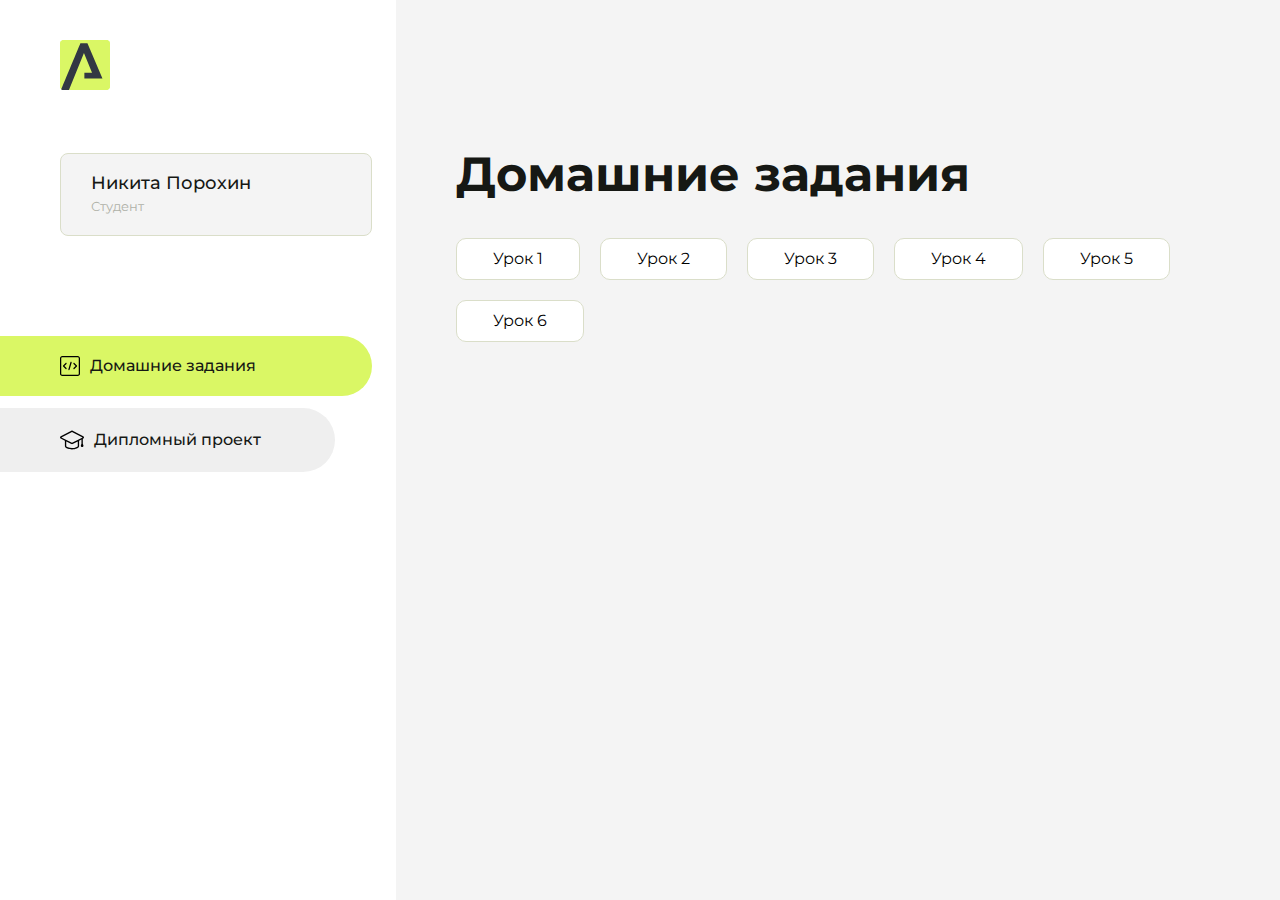
<file: index.html>
<!DOCTYPE html>
<html lang="en">
<head>
    <meta charset="UTF-8">
    <meta name="viewport" content="width=device-width, initial-scale=1.0">
    <title>Домашняя работа</title>
    <link rel="shortcut icon" href="src/logo.ico" type="image/x-icon">
    <link rel="preconnect" href="https://fonts.googleapis.com">
    <link rel="preconnect" href="https://fonts.gstatic.com" crossorigin>
    <link href="https://fonts.googleapis.com/css2?family=Montserrat:wght@400;500;700&family=Rubik:wght@500&display=swap"
          rel="stylesheet">
    <link rel="stylesheet" href="src/style.css">
</head>
<body id="body">
<div class="overlay" id="overlay"></div>
<div class="layout">
    <div class="burger" id="burger">
        <svg viewBox="0 0 24 24" fill="none" xmlns="http://www.w3.org/2000/svg">
            <g id="SVGRepo_bgCarrier" stroke-width="0"></g>
            <g id="SVGRepo_tracerCarrier" stroke-linecap="round" stroke-linejoin="round"></g>
            <g id="SVGRepo_iconCarrier">
                <path d="M4 18L20 18" stroke="#DAF765" stroke-width="2" stroke-linecap="round"></path>
                <path d="M4 12L20 12" stroke="#DAF765" stroke-width="2" stroke-linecap="round"></path>
                <path d="M4 6L20 6" stroke="#DAF765" stroke-width="2" stroke-linecap="round"></path>
            </g>
        </svg>
    </div>
    <aside class="sidebar" id="sidebar">
        <div class="sidebar__inner">
            <div class="logo">
                <svg width="50" height="50" viewBox="0 0 50 50" fill="none" xmlns="http://www.w3.org/2000/svg">
                    <g clip-path="url(#clip0_513_74730)">
                        <path d="M46.17 -0.257004H3.83C1.57281 -0.257004 -0.257 1.57281 -0.257 3.83V46.17C-0.257 48.4272 1.57281 50.257 3.83 50.257H46.17C48.4272 50.257 50.257 48.4272 50.257 46.17V3.83C50.257 1.57281 48.4272 -0.257004 46.17 -0.257004Z"
                              fill="#DAF765"/>
                        <path d="M24.375 38.4H42.461L27.441 3.1585H20.4355C20.4355 3.1585 6.7895 35.881 1.1945 49.294C2.015 50.0275 3.0945 50.257 3.6945 50.257H8.8445L23.954 13.07L32.0465 32.8285H24.375V38.4Z"
                              fill="#323843"/>
                    </g>
                    <defs>
                        <clipPath id="clip0_513_74730">
                            <rect width="50" height="50" fill="white"/>
                        </clipPath>
                    </defs>
                </svg>
            </div>
            <div class="sidebar__user">
                <div class="sidebar__name">Никита Порохин</div>
                <div class="sidebar__text">Студент</div>
            </div>
            <div class="sidebar__tabs">
                <div class="sidebar__item">
                    <button class="sidebar__button active" id="tasks">
                        <svg xmlns="http://www.w3.org/2000/svg" width="20" height="20" viewBox="0 0 20 20" fill="none">
                            <g clip-path="url(#clip0_704_74543)">
                                <path d="M17.7083 20H2.29167C1.0275 20 0 18.9725 0 17.7083V2.29167C0 1.0275 1.0275 0 2.29167 0H17.7083C18.9725 0 20 1.0275 20 2.29167V17.7083C20 18.9725 18.9725 20 17.7083 20ZM2.29167 1.25C1.7175 1.25 1.25 1.7175 1.25 2.29167V17.7083C1.25 18.2825 1.7175 18.75 2.29167 18.75H17.7083C18.2825 18.75 18.75 18.2825 18.75 17.7083V2.29167C18.75 1.7175 18.2825 1.25 17.7083 1.25H2.29167Z"
                                      fill="black"/>
                                <path d="M6.04167 13.125C5.88167 13.125 5.72167 13.0642 5.6 12.9417L3.1 10.4417C2.85583 10.1975 2.85583 9.80167 3.1 9.5575L5.6 7.0575C5.84417 6.81333 6.24 6.81333 6.48417 7.0575C6.72833 7.30167 6.72833 7.6975 6.48417 7.94167L4.42583 10L6.48417 12.0583C6.72833 12.3025 6.72833 12.6983 6.48417 12.9425C6.36167 13.0642 6.20167 13.125 6.04167 13.125Z"
                                      fill="black"/>
                                <path d="M8.95833 14.1667C8.9 14.1667 8.84 14.1583 8.78167 14.1417C8.45083 14.0442 8.26083 13.6967 8.35833 13.3658L10.4417 6.28251C10.5392 5.95084 10.8892 5.76417 11.2175 5.85917C11.5483 5.95667 11.7383 6.30417 11.6408 6.63501L9.5575 13.7183C9.47833 13.9908 9.22833 14.1667 8.95833 14.1667Z"
                                      fill="black"/>
                                <path d="M13.9583 13.125C13.7983 13.125 13.6383 13.0642 13.5167 12.9417C13.2725 12.6975 13.2725 12.3017 13.5167 12.0575L15.575 9.99916L13.5167 7.94083C13.2725 7.69666 13.2725 7.30083 13.5167 7.05666C13.7608 6.81249 14.1567 6.81249 14.4008 7.05666L16.9008 9.55666C17.145 9.80083 17.145 10.1967 16.9008 10.4408L14.4008 12.9408C14.2783 13.0642 14.1183 13.125 13.9583 13.125Z"
                                      fill="black"/>
                            </g>
                            <defs>
                                <clipPath id="clip0_704_74543">
                                    <rect width="20" height="20" fill="white"/>
                                </clipPath>
                            </defs>
                        </svg>
                        <span>Домашние задания</span></button>
                </div>
                <div class="sidebar__item">
                    <button class="sidebar__button" id="diplom">
                        <svg xmlns="http://www.w3.org/2000/svg" width="24" height="24" viewBox="0 0 24 24" fill="none">
                            <g clip-path="url(#clip0_704_74553)">
                                <path d="M23.2628 10.5971C23.7176 10.365 24 9.90375 24 9.39337C24 8.883 23.7176 8.42175 23.2628 8.18962L12.6135 2.75362C12.2291 2.55824 11.7705 2.55787 11.3854 2.75399L0.736875 8.19C0.282375 8.42175 0 8.883 0 9.39337C0 9.90375 0.282375 10.365 0.736875 10.5971L4.89038 12.7177V18.2074C4.89038 19.8154 8.412 21.393 12 21.393C15.5884 21.393 19.1096 19.815 19.1096 18.2074V12.7174L21.4609 11.517V15.8017L20.901 17.2305C20.7409 17.6389 20.7934 18.0994 21.0405 18.4616C21.2876 18.8246 21.6979 19.041 22.1366 19.041C22.5754 19.041 22.9852 18.8246 23.2324 18.462C23.4795 18.099 23.532 17.6385 23.3719 17.2301L22.8124 15.8021V10.827L23.2628 10.5971ZM17.7623 18.1721C17.6198 18.6375 15.3491 20.0419 12 20.0419C8.65088 20.0419 6.38025 18.6375 6.2415 18.2074V12.3037L6.23887 12.3019C6.23812 12.057 6.1065 11.8207 5.87325 11.7019L1.3515 9.39337L12 3.95737L22.6489 9.39337L12 14.8294L5.87325 11.7019C5.54063 11.5331 4.6695 11.6674 4.5 12C4.33012 12.3322 4.55813 12.5479 4.89038 12.7177L11.3857 16.0331C11.5781 16.1314 11.7889 16.1805 12 16.1805C12.2107 16.1805 12.4222 16.1314 12.6146 16.0331L17.7593 13.407L17.7623 18.1721Z"
                                      fill="black"/>
                            </g>
                            <defs>
                                <clipPath id="clip0_704_74553">
                                    <rect width="24" height="24" fill="white"/>
                                </clipPath>
                            </defs>
                        </svg>
                        <span>Дипломный проект</span></button>
                </div>
            </div>
        </div>

    </aside>
    <div class="content">
        <div class="container">
            <div class="content__block" id="tasksBlock">
                <div class="content__title">Домашние задания</div>
                <ul class="content__list">
                    <li class="content__list-item">
                        <a href="Home-work-1/index.html">Урок 1</a>
                    </li>
                      <li class="content__list-item">
                        <a href="Home-work-2/index.html">Урок 2</a>
                    </li>
                    <li class="content__list-item">
                        <a href="Home-work-3/index.html">Урок 3</a>
                    </li>
                     <li class="content__list-item">
                        <a href="Home-work-4/article.html">Урок 4</a>
                    </li>
                    <li class="content__list-item">
                        <a href="Home-work-5/header.html">Урок 5</a>
                    </li>
                     <li class="content__list-item">
                        <a href="Home-work-6/article.html">Урок 6</a>
                    </li>
                </ul>
            </div>
            <div class="content__block hidden" id="diplomBlock">
                <div class="content__title">Дипломный проект</div>
                <div class="content__list-diplom">
                    <a href="ПАПКА-С-НОМЕРОМ-УРОКА">Ссылка на ДЗ</a>
                </div>
                <div class="content__decor">
                    <div class="content__decor-text">Давай проверим, чему ты научился!</div>
                    <div class="content__decor-img">
                        <img src="src/decor.png" alt="decor">
                    </div>
                </div>
            </div>
        </div>
    </div>
</div>
<script src="src/index.js"></script>
</body>
</html>
</file>
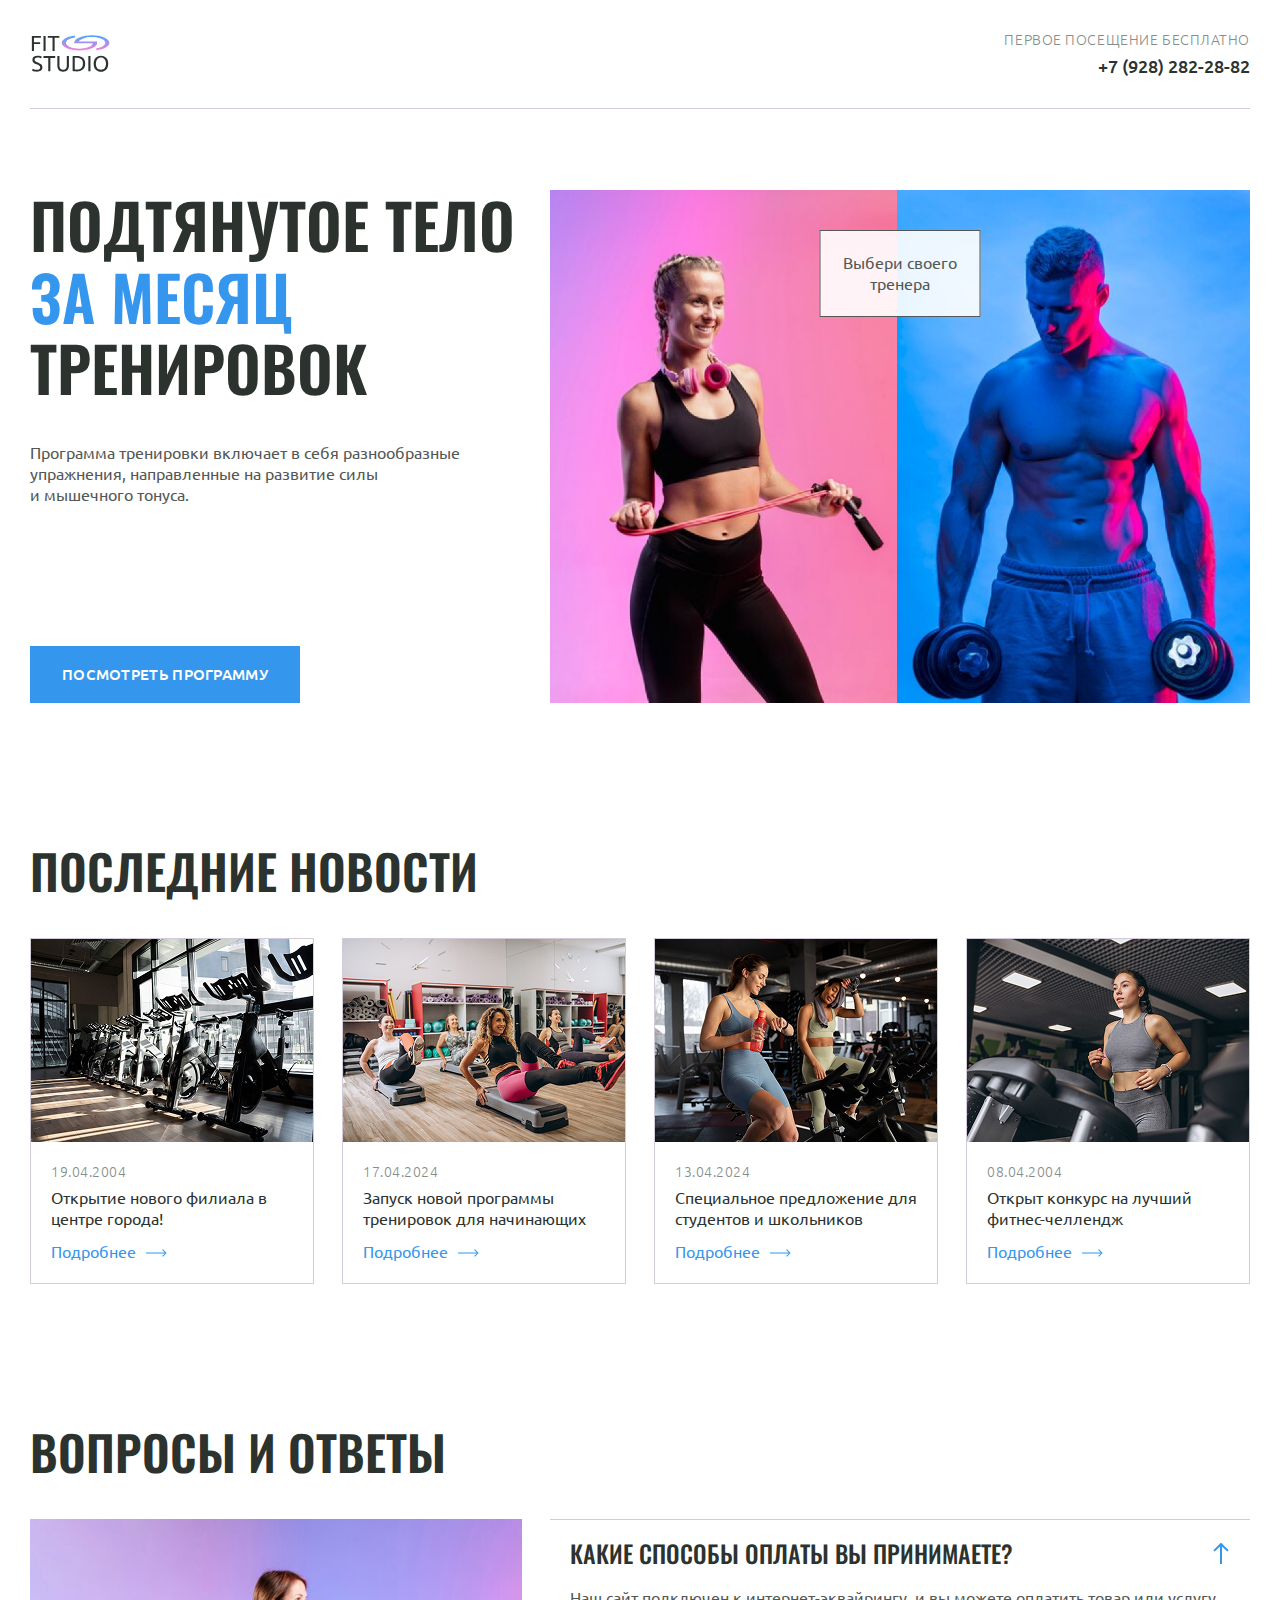
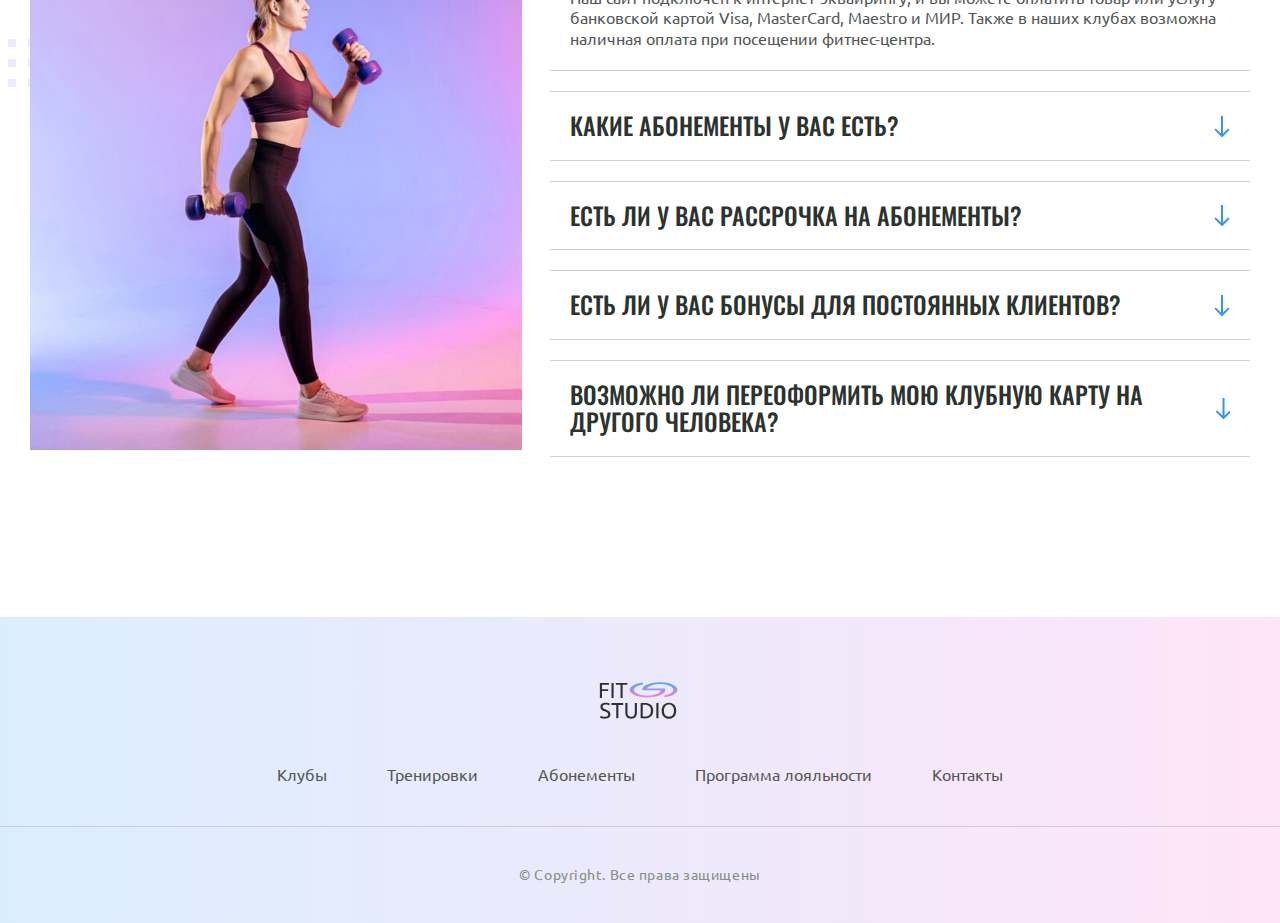
<file: Home-work-10/index.html>
<!doctype html>
<html lang="ru">
  <head>
    <meta charset="UTF-8" />
    <meta name="viewport" content="width=device-width, initial-scale=1.0" />
    <title>Fit Studio - Главная</title>
    <link rel="stylesheet" href="./Css/normalize.css" />
    <link rel="stylesheet" href="./Css/fonts.css" />
    <link rel="stylesheet" href="./Css/global.css" />
    <link rel="stylesheet" href="./Css/header.css" />
    <link rel="stylesheet" href="./Css/index.css" />
    <link rel="stylesheet" href="./Css/footer.css" />
    <link
      rel="icon"
      type="image/svg+xml"
      sizes="128x128"
      href="./images/favicon-icon.svg"
    />
  </head>
  <body>
    <header class="header">
      <div class="container">
        <div class="header-inner">
          <a class="header-logo" href="./index.html">
            <img
              src="./images/logo-icon.svg"
              width="84"
              height="45"
              alt="логотип Fit studio"
            />
          </a>
          <div class="phone-block">
            <p class="phone-text">Первое посещение бесплатно</p>
            <a class="phone-link" href="tel:+79282822882">+7 (928) 282-28-82</a>
          </div>
        </div>
      </div>
    </header>

    <section class="hero section">
      <div class="container hero-container">
        <div class="hero-info">
          <h1>Подтянутое тело <strong>за месяц</strong> тренировок</h1>
          <p class="text hero-text">
            Программа тренировки включает в себя разнообразные упражнения,
            направленные на развитие силы и мышечного тонуса.
          </p>
          <a class="button" href="#">Посмотреть программу</a>
        </div>

        <div class="hero-images">
          <p class="hero-choose text">Выбери своего тренера</p>
          <img
            src="./images/sporty-woman.jpg"
            alt="Спортивная девушка тренер держит в руках скакалку"
            width="347"
            height="513"
          />
          <img
            src="./images/sporty-man.jpg"
            alt="Спортивный мужчина тренер держит в руках гантели"
            width="353"
            height="513"
          />
        </div>
      </div>
    </section>

    <section class="news section">
      <div class="container">
        <h2 class="title-large">последние новости</h2>
        <div class="news-block">
          <article class="news-article">
            <header>
              <a tabindex="-1" href="./article.html">
                <img
                  class="news-image"
                  src="./images/news-image-1.jpg"
                  alt="Спортзал с кардио тренажерами"
              /></a>
              <div class="news-info">
                <time class="news-time" datetime="2024-04-19">19.04.2004</time>
                <h3 class="news-descr">
                  Открытие нового филиала в центре города!
                </h3>
              </div>
            </header>
            <footer>
              <a class="news-link" href="./article.html">Подробнее</a>
            </footer>
          </article>

          <article class="news-article">
            <header>
              <a tabindex="-1" href="#">
                <img
                  class="news-image"
                  src="./images/news-image-2.jpg"
                  alt="Девушки в спортзале тренируются"
              /></a>
              <div class="news-info">
                <time class="news-time" datetime="2024-04-17">17.04.2024</time>
                <h3 class="news-descr">
                  Запуск новой программы тренировок для начинающих
                </h3>
              </div>
            </header>
            <footer>
              <a class="news-link" href="./article.html">Подробнее</a>
            </footer>
          </article>

          <article class="news-article">
            <header>
              <a tabindex="-1" href="#">
                <img
                  class="news-image"
                  src="./images/news-image-3.jpg"
                  alt="Девушки студенты тренируются в спортзале на вело-тренажере"
              /></a>
              <div class="news-info">
                <time class="news-time" datetime="2024-04-13">13.04.2024</time>
                <h3 class="news-descr">
                  Специальное предложение для студентов и школьников
                </h3>
              </div>
            </header>
            <footer>
              <a class="news-link" href="./article.html">Подробнее</a>
            </footer>
          </article>

          <article class="news-article">
            <header>
              <a tabindex="-1" href="#">
                <img
                  class="news-image"
                  src="./images/news-image-4.jpg"
                  alt="Спортзал с кардио тренажерами"
              /></a>
              <div class="news-info">
                <time class="news-time" datetime="2024-04-08">08.04.2004</time>
                <h3 class="news-descr">
                  Открыт конкурс на лучший фитнес-челлендж
                </h3>
              </div>
            </header>
            <footer>
              <a class="news-link" href="./article.html">Подробнее</a>
            </footer>
          </article>
        </div>
      </div>
    </section>

    <section class="faq section">
      <div class="container">
        <h2 class="title-large">Вопросы и ответы</h2>
        <div class="faq-container">
          <img
            src="./images/sporty-woman-2-img.jpg"
            width="492"
            height="531"
            alt="Спортивная девушка тренируется с гантелями"
          />
          <div>
            <details name="faq" open>
              <summary class="title-medium">
                Какие способы оплаты вы принимаете?
              </summary>
              <p class="text">
                Наш сайт подключен к интернет-эквайрингу, и вы можете оплатить
                товар или услугу банковской картой Visa, MasterCard, Maestro и
                МИР. Также в наших клубах возможна наличная оплата при посещении
                фитнес-центра.
              </p>
            </details>

            <details name="faq">
              <summary class="title-medium">
                Какие абонементы у вас есть?
              </summary>
              <p class="text">
                У нас доступно несколько вариантов абонементов, чтобы каждый мог
                выбрать удобный формат занятий. Есть абонементы на месяц, 3
                месяца, полгода и год, а также безлимитные и с фиксированным
                количеством посещений.
              </p>
            </details>

            <details name="faq">
              <summary class="title-medium">
                Есть ли у вас рассрочка на абонементы?
              </summary>
              <p class="text">
                Да, мы предоставляем возможность оформить абонемент в рассрочку.
                Условия зависят от выбранного тарифа — менеджер подробно
                расскажет о доступных вариантах и поможет оформить.
              </p>
            </details>

            <details name="faq">
              <summary class="title-medium">
                Есть ли у вас бонусы для постоянных клиентов?
              </summary>
              <p class="text">
                Конечно. Для постоянных клиентов действует программа лояльности:
                скидки на продление абонемента, специальные предложения и
                дополнительные привилегии. Мы ценим тех, кто выбирает нас.
              </p>
            </details>

            <details name="faq">
              <summary class="title-medium">
                Возможно ли переоформить мою клубную карту на другого человека?
              </summary>
              <p class="text">
                Да, переоформление карты возможно. Для этого нужно обратиться на
                ресепшен или к менеджеру клуба — мы подскажем, какие данные
                понадобятся и оформим всё в удобное для вас время.
              </p>
            </details>
          </div>
        </div>
      </div>
    </section>

    <footer class="footer">
      <div class="footer-top">
        <div class="container">
          <a class="footer-logo" href="./index.html">
            <img
              src="./images/logo-icon.svg"
              width="84"
              height="45"
              alt="логотип Fit studio"
            />
          </a>
          <nav class="footer-menu">
            <ul>
              <li><a href="#">Клубы</a></li>
              <li><a href="#">Тренировки</a></li>
              <li><a href="#">Абонементы</a></li>
              <li><a href="#">Программа лояльности</a></li>
              <li><a href="#">Контакты</a></li>
            </ul>
          </nav>
        </div>
      </div>
      <div class="footer-bottom">
        <div class="container">
          <p class="copyright">&copy; Copyright. Все права защищены</p>
        </div>
      </div>
    </footer>
  </body>
</html>
</file>
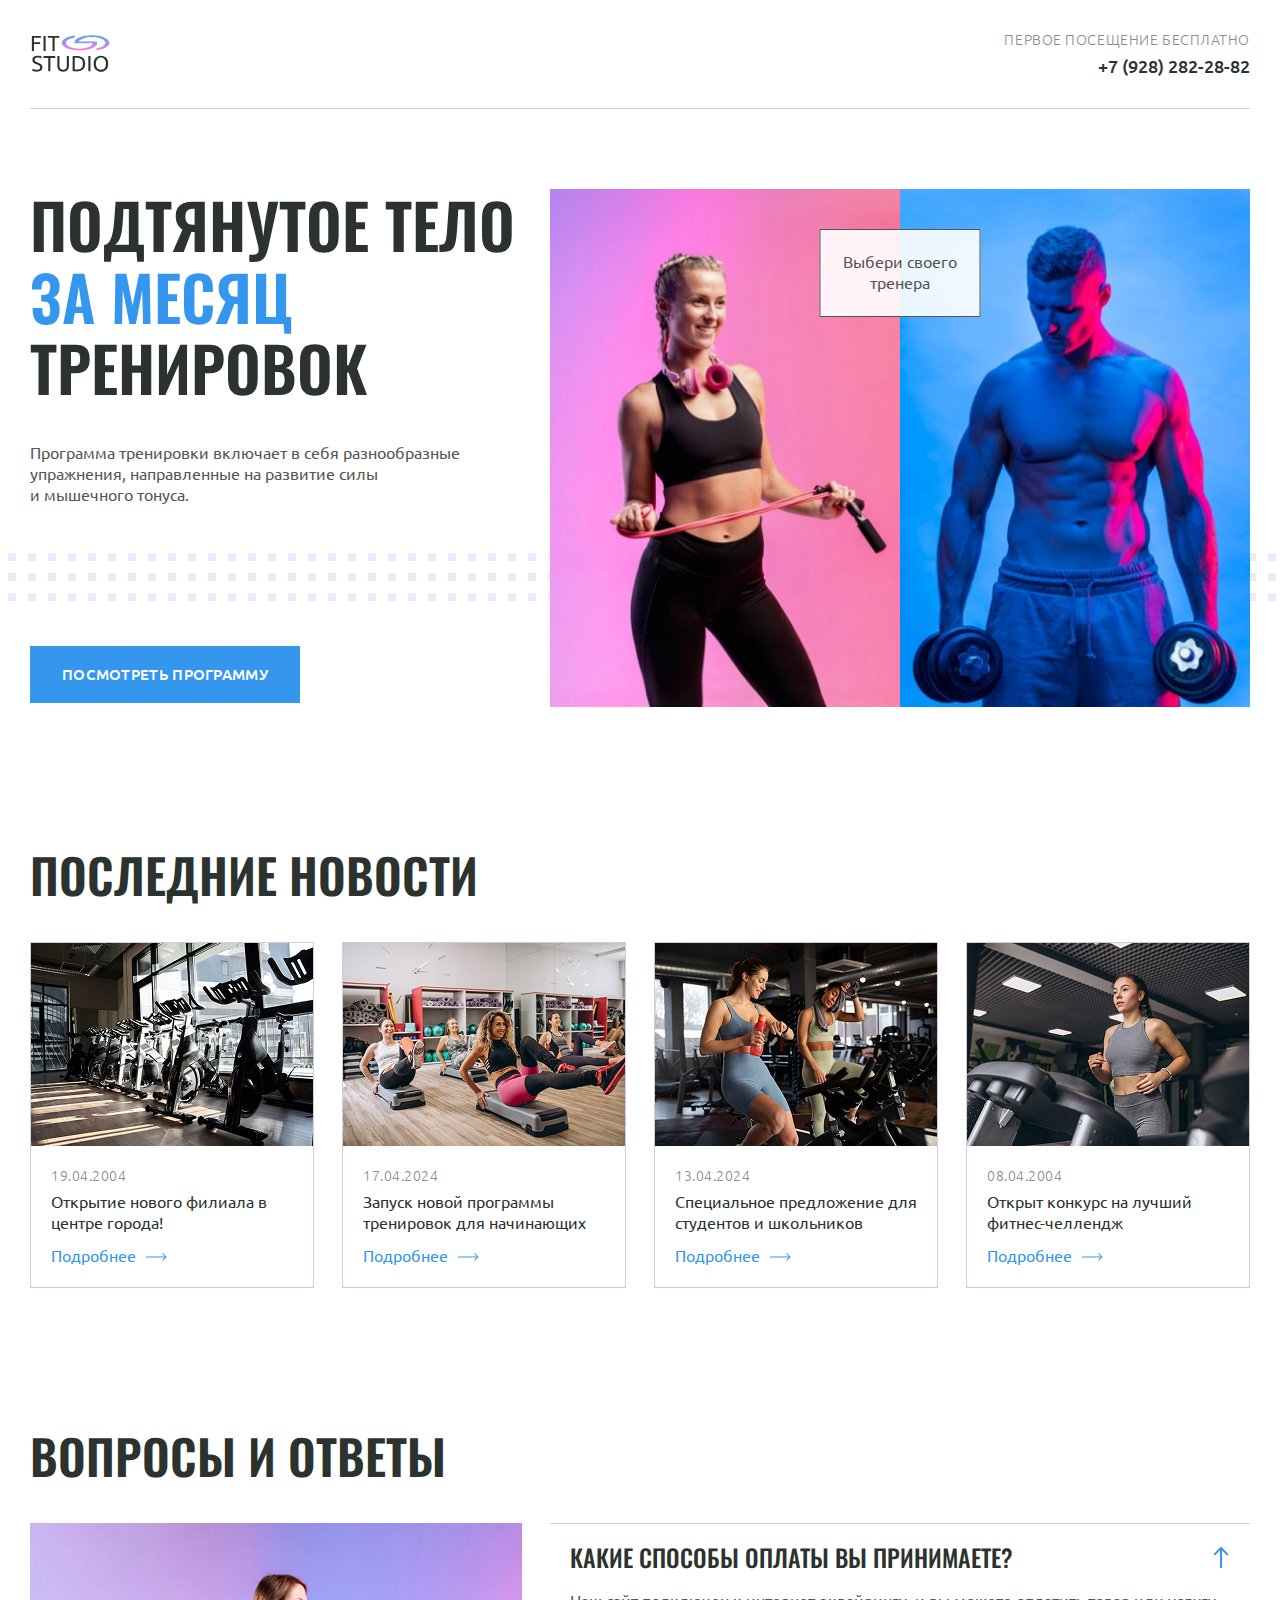
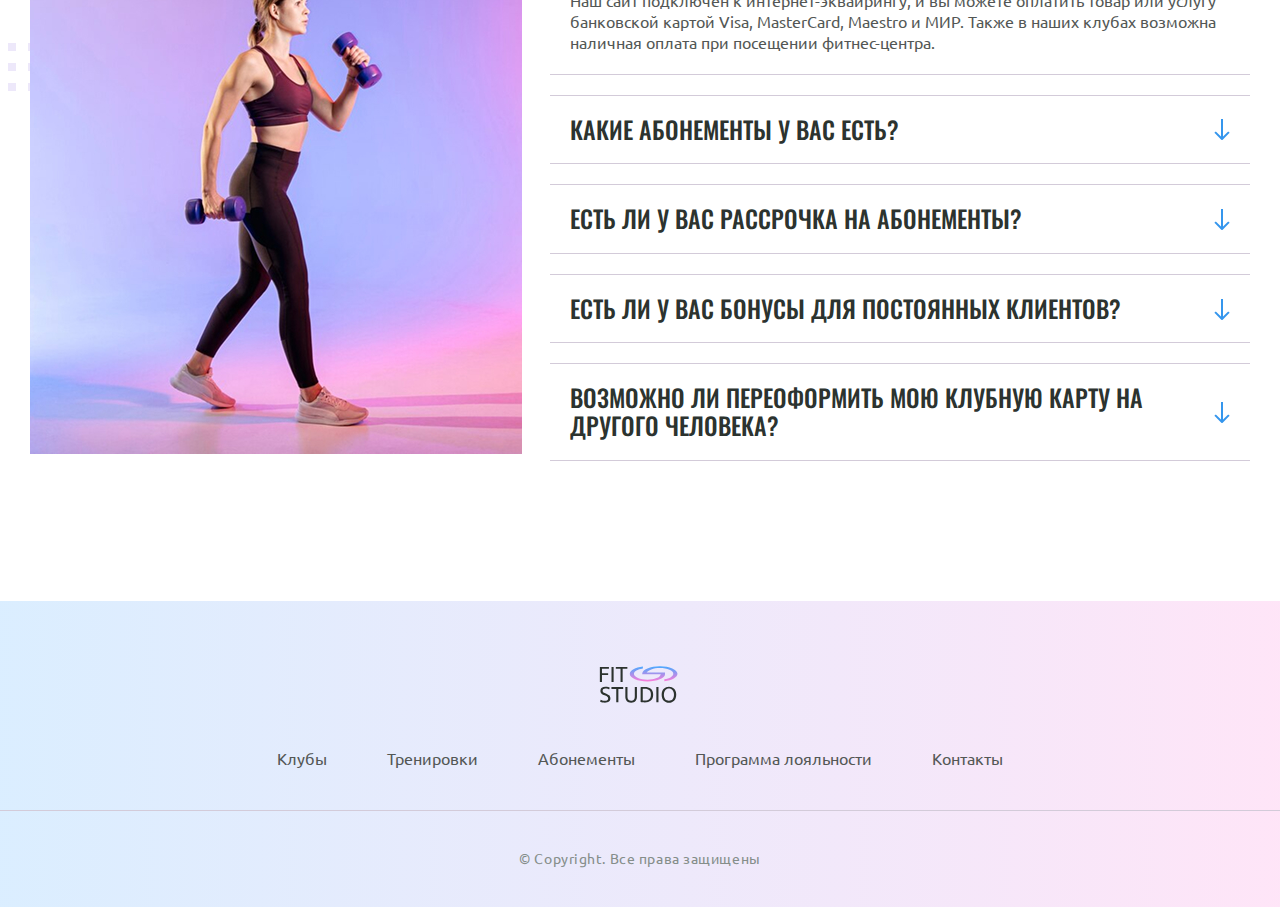
<file: Home-work-11/index.html>
<!doctype html>
<html class="home-page" lang="ru">
  <head>
    <meta charset="UTF-8" />
    <meta name="viewport" content="width=device-width, initial-scale=1.0" />
    <title>Fit Studio - Главная</title>
    <link rel="stylesheet" href="./Css/normalize.css" />
    <link rel="stylesheet" href="./Css/fonts.css" />
    <link rel="stylesheet" href="./Css/global.css" />
    <link rel="stylesheet" href="./Css/header.css" />
    <link rel="stylesheet" href="./Css/index.css" />
    <link rel="stylesheet" href="./Css/footer.css" />
    <link
      rel="icon"
      type="image/svg+xml"
      sizes="128x128"
      href="./images/favicon-icon.svg"
    />
  </head>
  <body>
    <header class="header">
      <div class="container">
        <div class="header-inner">
          <a class="header-logo" href="./index.html">
            <img
              src="./images/logo-icon.svg"
              width="84"
              height="45"
              alt="логотип Fit studio"
            />
          </a>
          <div class="phone-block">
            <p class="phone-text">Первое посещение бесплатно</p>
            <a class="phone-link" href="tel:+79282822882">+7 (928) 282-28-82</a>
          </div>
        </div>
      </div>
    </header>

    <section class="hero section decor">
      <div class="container hero-container">
        <div class="hero-info">
          <h1>Подтянутое тело <strong>за месяц</strong> тренировок</h1>
          <p class="text hero-text">
            Программа тренировки включает в себя разнообразные упражнения,
            направленные на развитие силы и мышечного тонуса.
          </p>
          <a class="button" href="#">Посмотреть программу</a>
        </div>

        <div class="hero-images">
          <p class="hero-choose text">Выбери своего тренера</p>
          <img
            src="./images/sporty-woman.jpg"
            alt="Спортивная девушка тренер держит в руках скакалку"
            width="347"
          />
          <img
            src="./images/sporty-man.jpg"
            alt="Спортивный мужчина тренер держит в руках гантели"
            width="353"
          />
        </div>
      </div>
    </section>

    <section class="news section">
      <div class="container">
        <h2 class="title-large">последние новости</h2>
        <div class="news-block">
          <article class="news-article">
            <header>
              <a tabindex="-1" href="./article.html">
                <img
                  class="news-image"
                  src="./images/news-image-1.jpg"
                  alt="Спортзал с кардио тренажерами"
              /></a>
              <div class="news-info">
                <time class="news-time" datetime="2024-04-19">19.04.2004</time>
                <h3 class="news-descr">
                  Открытие нового филиала в центре города!
                </h3>
              </div>
            </header>
            <footer>
              <a class="news-link" href="./article.html">Подробнее</a>
            </footer>
          </article>

          <article class="news-article">
            <header>
              <a tabindex="-1" href="#">
                <img
                  class="news-image"
                  src="./images/news-image-2.jpg"
                  alt="Девушки в спортзале тренируются"
              /></a>
              <div class="news-info">
                <time class="news-time" datetime="2024-04-17">17.04.2024</time>
                <h3 class="news-descr">
                  Запуск новой программы тренировок для начинающих
                </h3>
              </div>
            </header>
            <footer>
              <a class="news-link" href="./article.html">Подробнее</a>
            </footer>
          </article>

          <article class="news-article">
            <header>
              <a tabindex="-1" href="#">
                <img
                  class="news-image"
                  src="./images/news-image-3.jpg"
                  alt="Девушки студенты тренируются в спортзале на вело-тренажере"
              /></a>
              <div class="news-info">
                <time class="news-time" datetime="2024-04-13">13.04.2024</time>
                <h3 class="news-descr">
                  Специальное предложение для студентов и школьников
                </h3>
              </div>
            </header>
            <footer>
              <a class="news-link" href="./article.html">Подробнее</a>
            </footer>
          </article>

          <article class="news-article">
            <header>
              <a tabindex="-1" href="#">
                <img
                  class="news-image"
                  src="./images/news-image-4.jpg"
                  alt="Спортзал с кардио тренажерами"
              /></a>
              <div class="news-info">
                <time class="news-time" datetime="2024-04-08">08.04.2004</time>
                <h3 class="news-descr">
                  Открыт конкурс на лучший фитнес-челлендж
                </h3>
              </div>
            </header>
            <footer>
              <a class="news-link" href="./article.html">Подробнее</a>
            </footer>
          </article>
        </div>
      </div>
    </section>

    <section class="faq section decor">
      <div class="container">
        <h2 class="title-large">Вопросы и ответы</h2>
        <div class="faq-container">
          <img
            src="./images/sporty-woman-2-img.jpg"
            width="492"
            height="531"
            alt="Спортивная девушка тренируется с гантелями"
          />
          <div>
            <details name="faq" open>
              <summary class="title-medium">
                Какие способы оплаты вы принимаете?
              </summary>
              <p class="text">
                Наш сайт подключен к интернет-эквайрингу, и вы можете оплатить
                товар или услугу банковской картой Visa, MasterCard, Maestro и
                МИР. Также в наших клубах возможна наличная оплата при посещении
                фитнес-центра.
              </p>
            </details>

            <details name="faq">
              <summary class="title-medium">
                Какие абонементы у вас есть?
              </summary>
              <p class="text">
                У нас доступно несколько вариантов абонементов, чтобы каждый мог
                выбрать удобный формат занятий. Есть абонементы на месяц, 3
                месяца, полгода и год, а также безлимитные и с фиксированным
                количеством посещений.
              </p>
            </details>

            <details name="faq">
              <summary class="title-medium">
                Есть ли у вас рассрочка на абонементы?
              </summary>
              <p class="text">
                Да, мы предоставляем возможность оформить абонемент в рассрочку.
                Условия зависят от выбранного тарифа — менеджер подробно
                расскажет о доступных вариантах и поможет оформить.
              </p>
            </details>

            <details name="faq">
              <summary class="title-medium">
                Есть ли у вас бонусы для постоянных клиентов?
              </summary>
              <p class="text">
                Конечно. Для постоянных клиентов действует программа лояльности:
                скидки на продление абонемента, специальные предложения и
                дополнительные привилегии. Мы ценим тех, кто выбирает нас.
              </p>
            </details>

            <details name="faq">
              <summary class="title-medium">
                Возможно ли переоформить мою клубную карту на другого человека?
              </summary>
              <p class="text">
                Да, переоформление карты возможно. Для этого нужно обратиться на
                ресепшен или к менеджеру клуба — мы подскажем, какие данные
                понадобятся и оформим всё в удобное для вас время.
              </p>
            </details>
          </div>
        </div>
      </div>
    </section>

    <footer class="footer">
      <div class="footer-top">
        <div class="container">
          <a class="footer-logo" href="./index.html">
            <img
              src="./images/logo-icon.svg"
              width="84"
              height="45"
              alt="логотип Fit studio"
            />
          </a>
          <nav class="footer-menu">
            <ul>
              <li><a href="#">Клубы</a></li>
              <li><a href="#">Тренировки</a></li>
              <li><a href="#">Абонементы</a></li>
              <li><a href="#">Программа лояльности</a></li>
              <li><a href="#">Контакты</a></li>
            </ul>
          </nav>
        </div>
      </div>
      <div class="footer-bottom">
        <div class="container">
          <p class="copyright">&copy; Copyright. Все права защищены</p>
        </div>
      </div>
    </footer>
  </body>
</html>
</file>
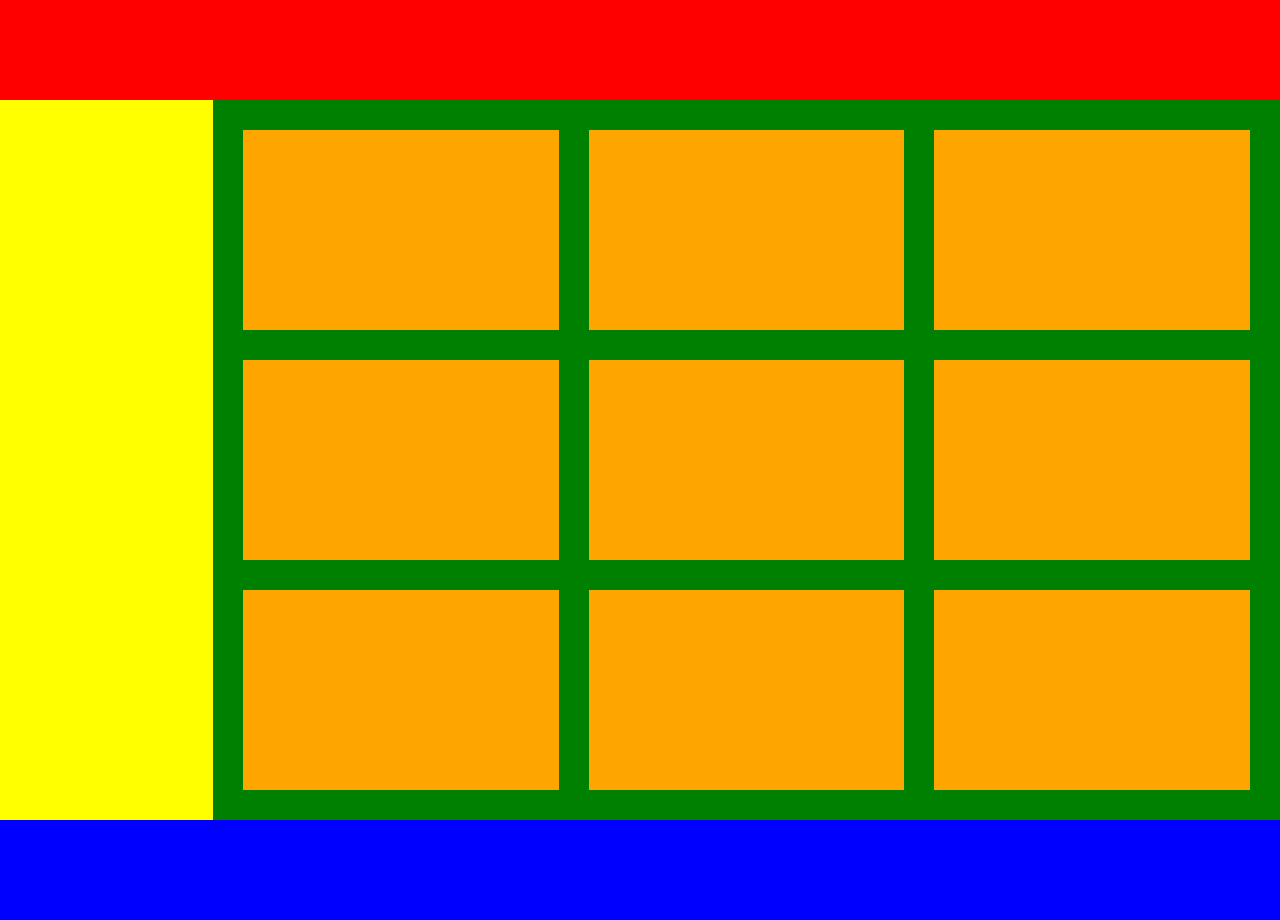
<file: Home-work-12/index.html>
<!doctype html>
<html lang="ru">
  <head>
    <meta charset="UTF-8" />
    <meta name="viewport" content="width=device-width, initial-scale=1.0" />
    <link rel="stylesheet" href="./css/normalize.css" />
    <link rel="stylesheet" href="./css/index.css" />
    <title>Home-work-12</title>
  </head>
  <body>
    <div class="wraper">
      <header class="header"></header>
      <aside class="aside"></aside>
      <main class="main">
        <div class="container">
          <article class="article"></article>
          <article class="article"></article>
          <article class="article"></article>
          <article class="article"></article>
          <article class="article"></article>
          <article class="article"></article>
          <article class="article"></article>
          <article class="article"></article>
          <article class="article"></article>
        </div>
      </main>
      <footer class="footer"></footer>
    </div>
  </body>
</html>
</file>
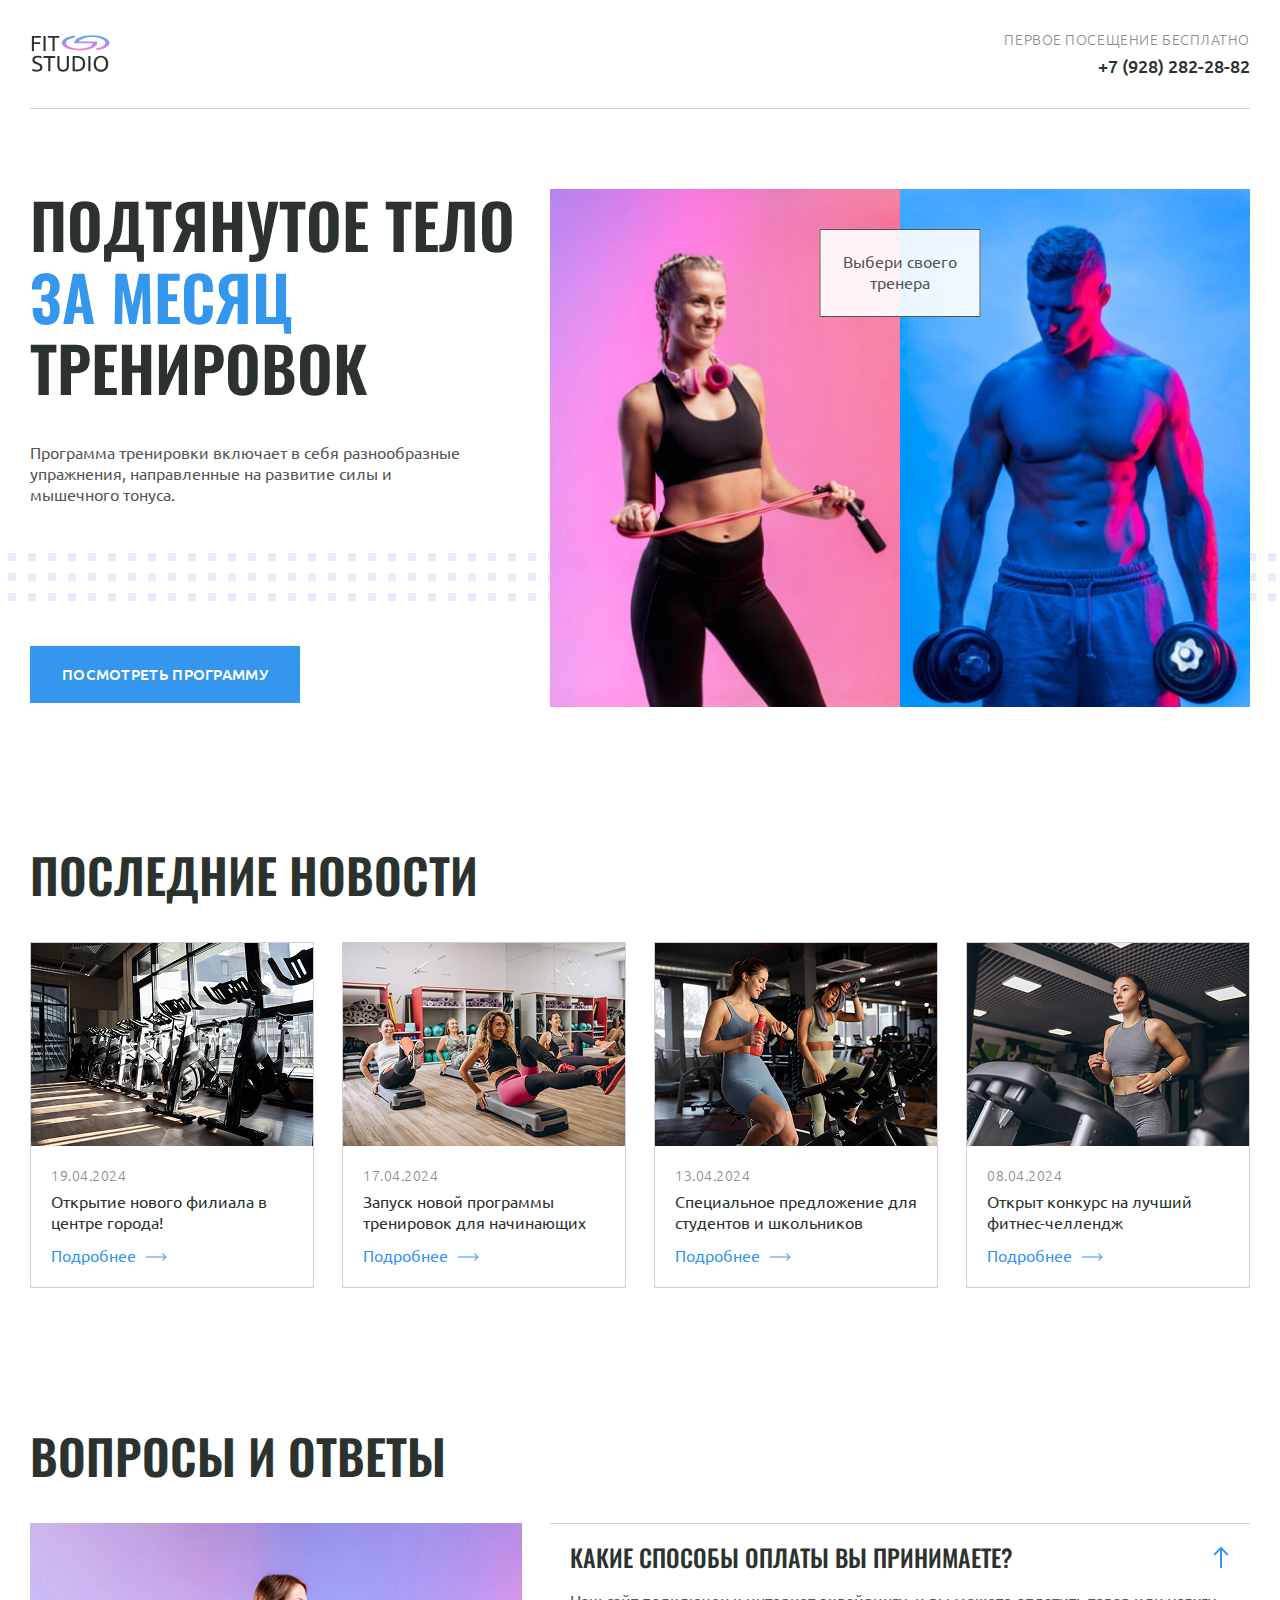
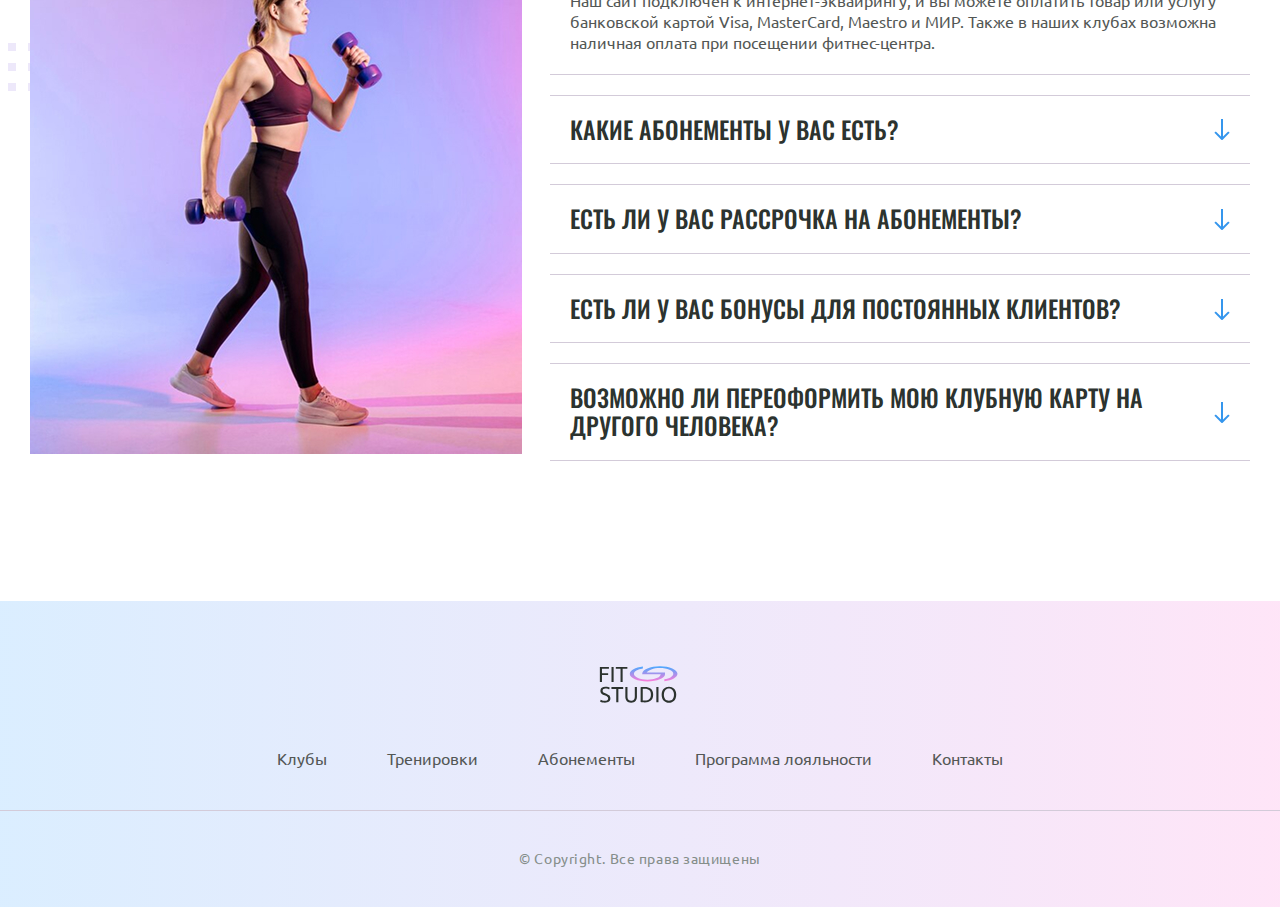
<file: Home-work-13/index.html>
<!doctype html>
<html class="home-page" lang="ru">
  <head>
    <meta charset="UTF-8" />
    <meta name="viewport" content="width=device-width, initial-scale=1.0" />
    <title>Fit Studio - Главная</title>
    <link rel="stylesheet" href="./Css/normalize.css" />
    <link rel="stylesheet" href="./Css/fonts.css" />
    <link rel="stylesheet" href="./Css/global.css" />
    <link rel="stylesheet" href="./Css/header.css" />
    <link rel="stylesheet" href="./Css/index.css" />
    <link rel="stylesheet" href="./Css/footer.css" />
    <link
      rel="icon"
      type="image/svg+xml"
      sizes="128x128"
      href="./images/favicon-icon.svg"
    />
  </head>

  <body>
    <!-- ==================== HEADER ==================== -->
    <header class="header">
      <div class="header__container container">
        <div class="header__inner">
          <a class="header__logo" href="./index.html">
            <img
              class="header__logo-image"
              src="./images/logo-icon.svg"
              width="84"
              height="45"
              alt="логотип Fit studio"
            />
          </a>
          <div class="header__phone-block">
            <p class="header__phone-text">Первое посещение бесплатно</p>
            <a class="header__phone-link" href="tel:+79282822882"
              >+7 (928) 282-28-82</a
            >
          </div>
        </div>
      </div>
    </header>

    <!-- ==================== HERO ==================== -->
    <section class="hero section decor">
      <div class="hero__container container">
        <div class="hero__info">
          <h1 class="hero__title">
            Подтянутое тело <strong>за месяц</strong> тренировок
          </h1>
          <p class="hero__text text">
            Программа тренировки включает в себя разнообразные упражнения,
            направленные на развитие силы и мышечного тонуса.
          </p>
          <a class="button" href="#">Посмотреть программу</a>
        </div>
        <div class="hero__images">
          <p class="hero__choose text">Выбери своего тренера</p>
          <img
            src="./images/sporty-woman.jpg"
            width="347"
            alt="Спортивная девушка тренер держит в руках скакалку"
          />
          <img
            src="./images/sporty-man.jpg"
            width="353"
            alt="Спортивный мужчина тренер держит в руках гантели"
          />
        </div>
      </div>
    </section>

    <!-- ==================== NEWS ==================== -->
    <section class="news section">
      <div class="news__container container">
        <h2 class="news__title title-large">Последние новости</h2>
        <div class="news__block">
          <article class="news__article">
            <header class="news__header">
              <a class="news__image-link" tabindex="-1" href="./article.html">
                <img
                  class="news__image"
                  src="./images/news-image-1.jpg"
                  alt="Спортзал с кардио тренажерами"
                />
              </a>
              <div class="news__info">
                <time class="news__time" datetime="2024-04-19">19.04.2024</time>
                <h3 class="news__descr">
                  Открытие нового филиала в центре города!
                </h3>
              </div>
            </header>
            <footer class="news__footer">
              <a class="news__link" href="./article.html">Подробнее</a>
            </footer>
          </article>

          <article class="news__article">
            <header class="news__header">
              <a class="news__image-link" tabindex="-1" href="#">
                <img
                  class="news__image"
                  src="./images/news-image-2.jpg"
                  alt="Девушки в спортзале тренируются"
                />
              </a>
              <div class="news__info">
                <time class="news__time" datetime="2024-04-17">17.04.2024</time>
                <h3 class="news__descr">
                  Запуск новой программы тренировок для начинающих
                </h3>
              </div>
            </header>
            <footer class="news__footer">
              <a class="news__link" href="./article.html">Подробнее</a>
            </footer>
          </article>

          <article class="news__article">
            <header class="news__header">
              <a class="news__image-link" tabindex="-1" href="#">
                <img
                  class="news__image"
                  src="./images/news-image-3.jpg"
                  alt="Девушки студенты тренируются в спортзале на вело-тренажере"
                />
              </a>
              <div class="news__info">
                <time class="news__time" datetime="2024-04-13">13.04.2024</time>
                <h3 class="news__descr">
                  Специальное предложение для студентов и школьников
                </h3>
              </div>
            </header>
            <footer class="news__footer">
              <a class="news__link" href="./article.html">Подробнее</a>
            </footer>
          </article>

          <article class="news__article">
            <header class="news__header">
              <a class="news__image-link" tabindex="-1" href="#">
                <img
                  class="news__image"
                  src="./images/news-image-4.jpg"
                  alt="Спортзал с кардио тренажерами"
                />
              </a>
              <div class="news__info">
                <time class="news__time" datetime="2024-04-08">08.04.2024</time>
                <h3 class="news__descr">
                  Открыт конкурс на лучший фитнес-челлендж
                </h3>
              </div>
            </header>
            <footer class="news__footer">
              <a class="news__link" href="./article.html">Подробнее</a>
            </footer>
          </article>
        </div>
      </div>
    </section>

    <!-- ==================== FAQ ==================== -->
    <section class="faq section decor">
      <div class="container">
        <h2 class="faq__title title-large">Вопросы и ответы</h2>
        <div class="faq__container">
          <img
            class="faq__image"
            src="./images/sporty-woman-2-img.jpg"
            width="492"
            height="531"
            alt="Спортивная девушка тренируется с гантелями"
          />
          <div class="faq__list">
            <details class="faq__item" name="faq" open>
              <summary class="faq__question title-medium">
                Какие способы оплаты вы принимаете?
              </summary>
              <p class="faq__answer text">
                Наш сайт подключен к интернет-эквайрингу, и вы можете оплатить
                товар или услугу банковской картой Visa, MasterCard, Maestro и
                МИР. Также в наших клубах возможна наличная оплата при посещении
                фитнес-центра.
              </p>
            </details>

            <details class="faq__item" name="faq">
              <summary class="faq__question title-medium">
                Какие абонементы у вас есть?
              </summary>
              <p class="faq__answer text">
                У нас доступно несколько вариантов абонементов, чтобы каждый мог
                выбрать удобный формат занятий. Есть абонементы на месяц, 3
                месяца, полгода и год, а также безлимитные и с фиксированным
                количеством посещений.
              </p>
            </details>

            <details class="faq__item" name="faq">
              <summary class="faq__question title-medium">
                Есть ли у вас рассрочка на абонементы?
              </summary>
              <p class="faq__answer text">
                Да, мы предоставляем возможность оформить абонемент в рассрочку.
                Условия зависят от выбранного тарифа — менеджер подробно
                расскажет о доступных вариантах и поможет оформить.
              </p>
            </details>

            <details class="faq__item" name="faq">
              <summary class="faq__question title-medium">
                Есть ли у вас бонусы для постоянных клиентов?
              </summary>
              <p class="faq__answer text">
                Конечно. Для постоянных клиентов действует программа лояльности:
                скидки на продление абонемента, специальные предложения и
                дополнительные привилегии. Мы ценим тех, кто выбирает нас.
              </p>
            </details>

            <details class="faq__item" name="faq">
              <summary class="faq__question title-medium">
                Возможно ли переоформить мою клубную карту на другого человека?
              </summary>
              <p class="faq__answer text">
                Да, переоформление карты возможно. Для этого нужно обратиться на
                ресепшен или к менеджеру клуба — мы подскажем, какие данные
                понадобятся и оформим всё в удобное для вас время.
              </p>
            </details>
          </div>
        </div>
      </div>
    </section>

    <!-- ==================== FOOTER ==================== -->
    <footer class="footer">
      <div class="footer__top">
        <div class="footer__container">
          <a class="footer__logo" href="./index.html">
            <img
              class="footer__logo-image"
              src="./images/logo-icon.svg"
              width="84"
              height="45"
              alt="логотип Fit studio"
            />
          </a>
          <nav class="footer__menu">
            <ul class="footer__list">
              <li class="footer__item">
                <a class="footer__link" href="#">Клубы</a>
              </li>
              <li class="footer__item">
                <a class="footer__link" href="#">Тренировки</a>
              </li>
              <li class="footer__item">
                <a class="footer__link" href="#">Абонементы</a>
              </li>
              <li class="footer__item">
                <a class="footer__link" href="#">Программа лояльности</a>
              </li>
              <li class="footer__item">
                <a class="footer__link" href="#">Контакты</a>
              </li>
            </ul>
          </nav>
        </div>
      </div>
      <div class="footer__bottom">
        <div class="footer__container">
          <p class="footer__copyright">&copy; Copyright. Все права защищены</p>
        </div>
      </div>
    </footer>
  </body>
</html>
</file>
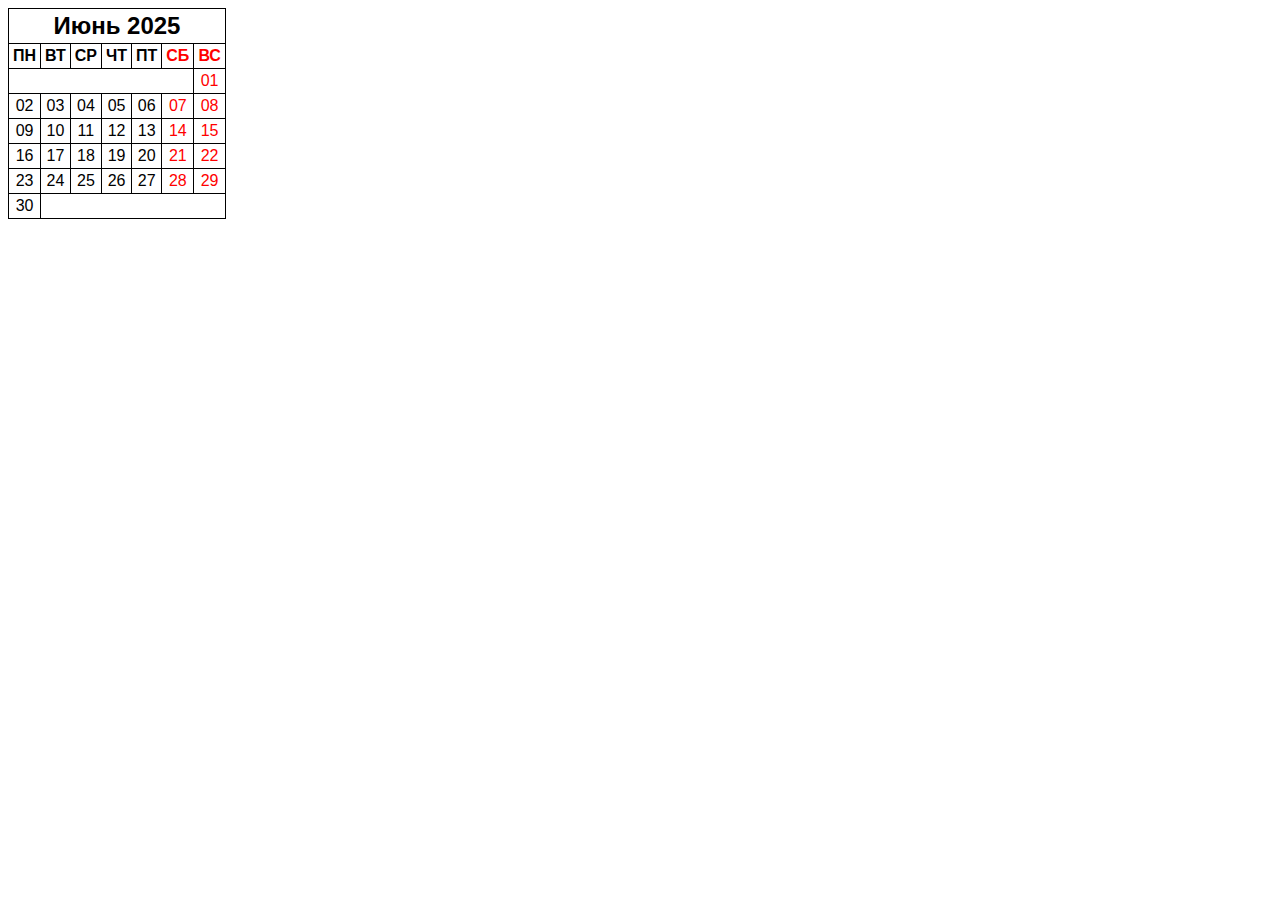
<file: Home-work-2/index.html>
<!doctype html>
<html lang="ru">
  <head>
    <meta charset="UTF-8" />
    <meta name="viewport" content="width=device-width, initial-scale=1.0" />
    <title>Таблицы</title>
    <link rel="stylesheet" href="./style.css" />
  </head>
  <body>
    <table>
      <thead>
        <caption>
          Июнь 2025
        </caption>
        <tr>
          <th>ПН</th>
          <th>ВТ</th>
          <th>СР</th>
          <th>ЧТ</th>
          <th>ПТ</th>
          <th class="weekend">СБ</th>
          <th class="weekend">ВС</th>
        </tr>
      </thead>
      <tbody>
        <tr>
          <td colspan="6"></td>
          <td class="weekend">01</td>
        </tr>
        <tr>
          <td>02</td>
          <td>03</td>
          <td>04</td>
          <td>05</td>
          <td>06</td>
          <td class="weekend">07</td>
          <td class="weekend">08</td>
        </tr>
        <tr>
          <td>09</td>
          <td>10</td>
          <td>11</td>
          <td>12</td>
          <td>13</td>
          <td class="weekend">14</td>
          <td class="weekend">15</td>
        </tr>
        <tr>
          <td>16</td>
          <td>17</td>
          <td>18</td>
          <td>19</td>
          <td>20</td>
          <td class="weekend">21</td>
          <td class="weekend">22</td>
        </tr>
        <tr>
          <td>23</td>
          <td>24</td>
          <td>25</td>
          <td>26</td>
          <td>27</td>
          <td class="weekend">28</td>
          <td class="weekend">29</td>
        </tr>
        <tr>
          <td>30</td>
          <td colspan="6"></td>
        </tr>
      </tbody>
    </table>
  </body>
</html>
</file>
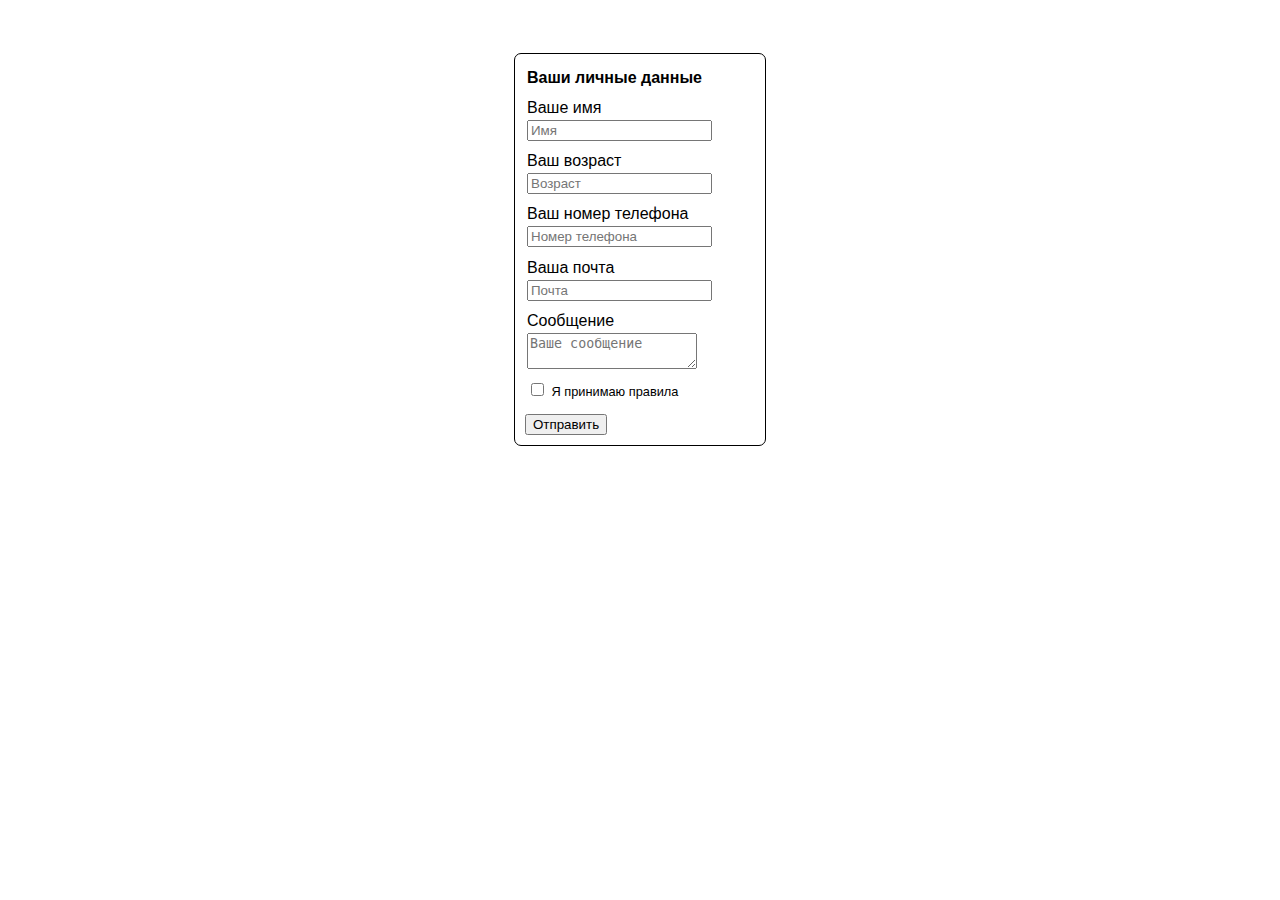
<file: Home-work-3/index.html>
<!doctype html>
<html lang="ru">
  <head>
    <meta charset="UTF-8" />
    <meta name="viewport" content="width=device-width, initial-scale=1.0" />
    <title>Форма</title>
    <link rel="stylesheet" href="./style.css" />
  </head>
  <body>
    <form class="form">
      <fieldset class="form-group">
        <p class="form-group-title">Ваши личные данные</p>
        <label class="block label">
          Ваше имя
          <input
            class="block"
            type="text"
            name="name"
            required
            placeholder="Имя"
          />
        </label>

        <label class="block label">
          Ваш возраст
          <input
            class="block"
            type="number"
            name="age"
            inputmode="numeric"
            required
            placeholder="Возраст"
          />
        </label>

        <label class="block label">
          Ваш номер телефона
          <input
            class="block"
            type="tel"
            name="telephone"
            inputmode="tel"
            required
            placeholder="Номер телефона"
          />
        </label>

        <label class="block label">
          Ваша почта
          <input
            class="block"
            type="email"
            name="email"
            inputmode="email"
            required
            placeholder="Почта"
          />
        </label>
      </fieldset>
      <fieldset class="form-group">
        <label class="label">
          Cообщение
          <textarea
            class="block textarea"
            placeholder="Ваше сообщение"
          ></textarea>
        </label>

        <label class="block label">
          <input type="checkbox" name="agreement" />
          <span class="checkbox-title">Я принимаю правила</span>
        </label>
      </fieldset>
      <button class="block button" type="submit">Отправить</button>
    </form>
  </body>
</html>
</file>
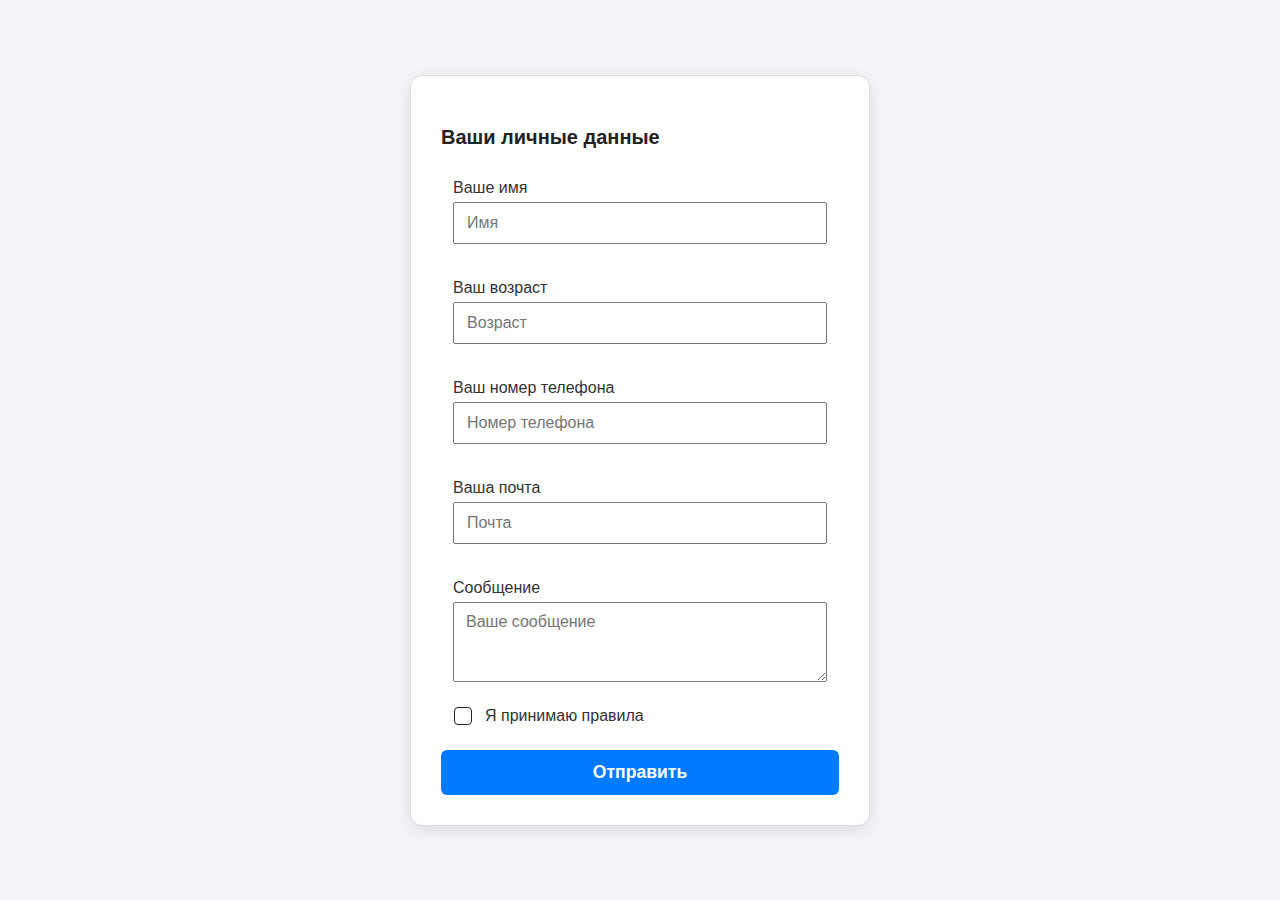
<file: Home-work-7/index.html>
<!doctype html>
<html lang="ru">
  <head>
    <meta charset="UTF-8" />
    <meta name="viewport" content="width=device-width, initial-scale=1.0" />
    <title>Форма</title>
    <link rel="stylesheet" href="./css/style.css" />
  </head>
  <body>
    <div class="container">
      <form class="form">
        <fieldset class="form-group">
          <p class="form-group-title">Ваши личные данные</p>
          <label class="block label">
            Ваше имя
            <input
              class="block"
              type="text"
              name="name"
              required
              placeholder="Имя"
            />
          </label>

          <label class="block label">
            Ваш возраст
            <input
              class="block"
              type="number"
              name="age"
              inputmode="numeric"
              required
              placeholder="Возраст"
            />
          </label>

          <label class="block label">
            Ваш номер телефона
            <input
              class="block"
              type="tel"
              name="telephone"
              inputmode="tel"
              required
              placeholder="Номер телефона"
            />
          </label>

          <label class="block label">
            Ваша почта
            <input
              class="block"
              type="email"
              name="email"
              inputmode="email"
              required
              placeholder="Почта"
            />
          </label>
        </fieldset>
        <fieldset class="form-group">
          <label class="label">
            Cообщение
            <textarea
              class="block textarea"
              placeholder="Ваше сообщение"
            ></textarea>
          </label>

          <label class="checkbox-block">
            <input class="checkbox" required type="checkbox" name="agreement" />
            <span class="checkbox-title">Я принимаю правила</span>
          </label>
        </fieldset>
        <button class="block button" type="submit">Отправить</button>
      </form>
    </div>
  </body>
</html>
</file>
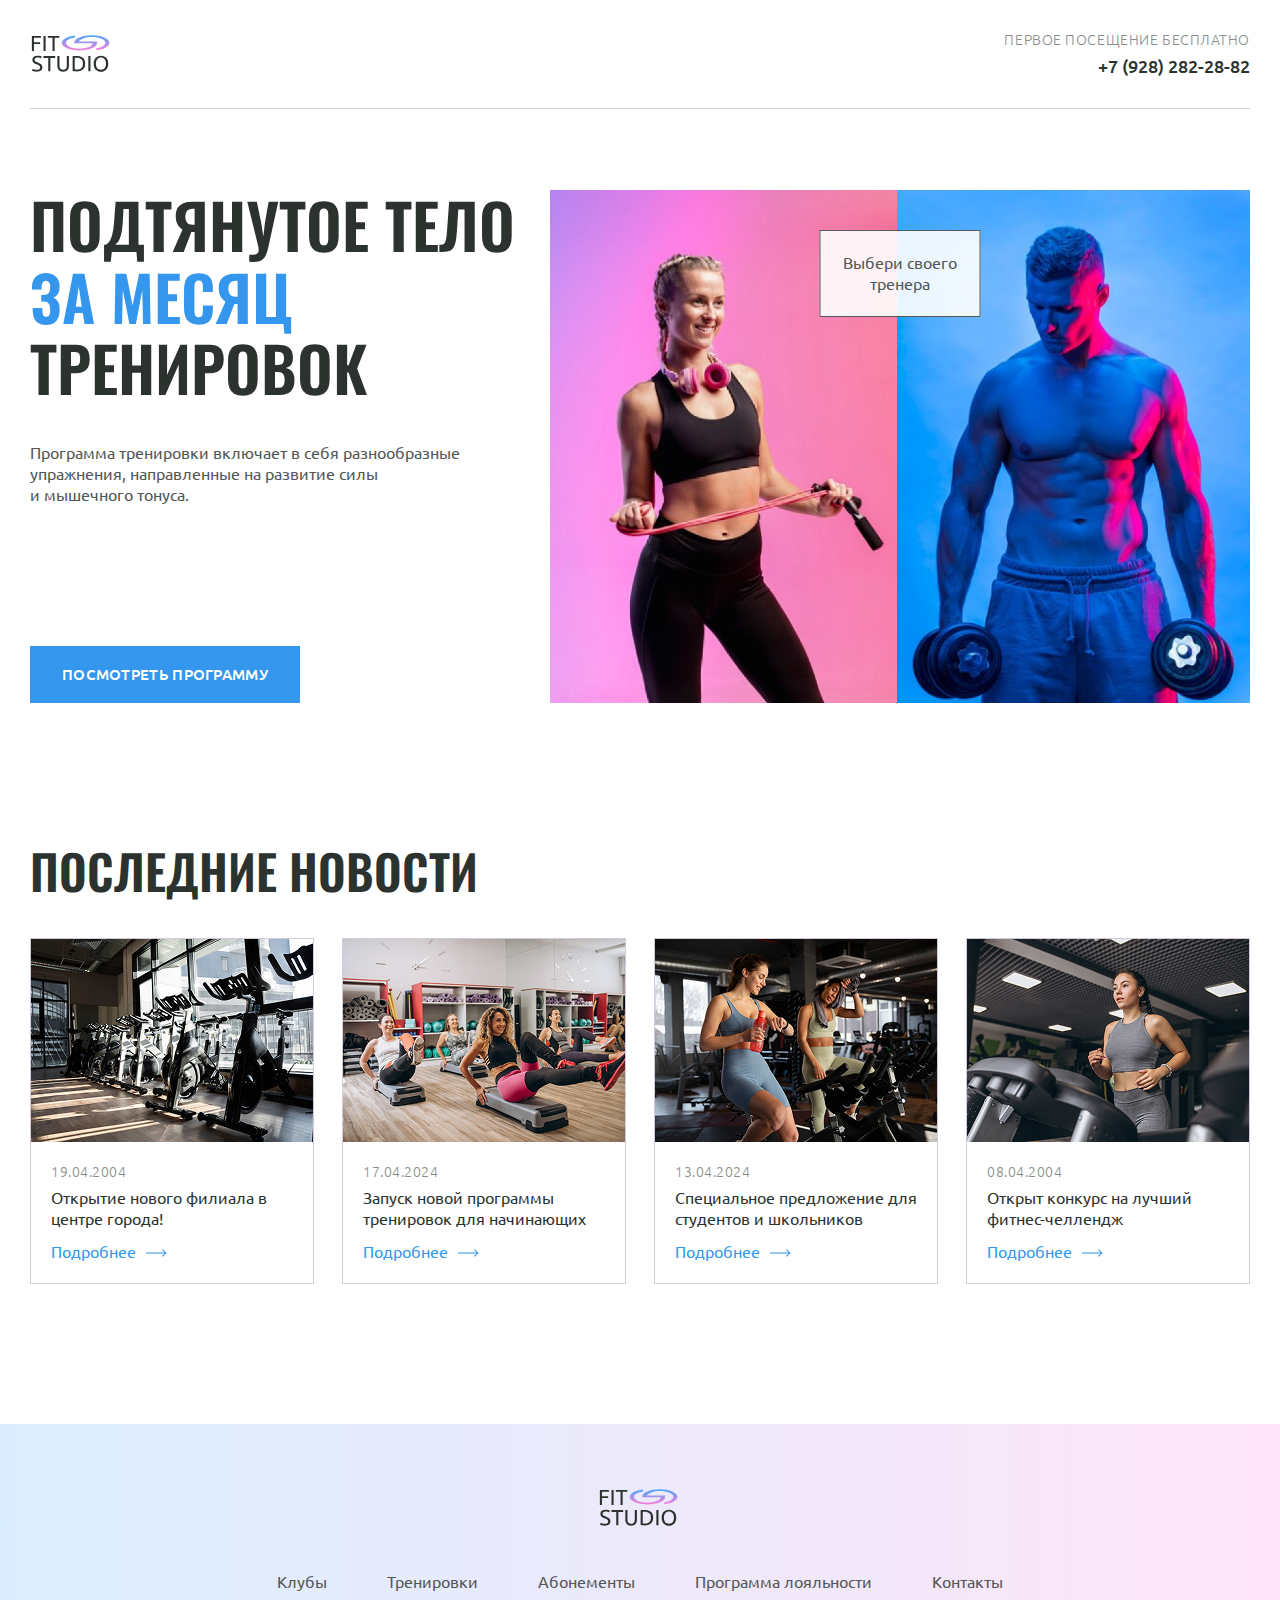
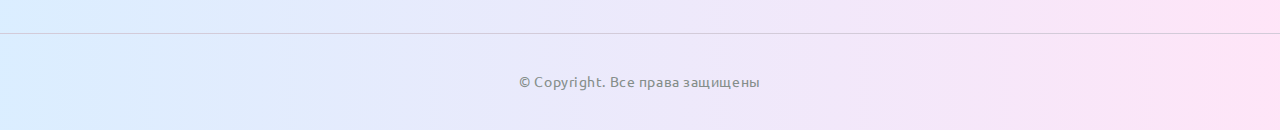
<file: Home-work-9/index.html>
<!doctype html>
<html lang="ru">
  <head>
    <meta charset="UTF-8" />
    <meta name="viewport" content="width=device-width, initial-scale=1.0" />
    <title>Fit Studio - Главная</title>
    <link rel="stylesheet" href="./Css/normalize.css" />
    <link rel="stylesheet" href="./Css/fonts.css" />
    <link rel="stylesheet" href="./Css/global.css" />
    <link rel="stylesheet" href="./Css/header.css" />
    <link rel="stylesheet" href="./Css/index.css" />
    <link rel="stylesheet" href="./Css/footer.css" />
    <link
      rel="icon"
      type="image/svg+xml"
      sizes="128x128"
      href="./images/favicon-icon.svg"
    />
  </head>
  <body>
    <header class="header">
      <div class="container">
        <div class="header-inner">
          <a class="header-logo" href="./index.html">
            <img
              src="./images/logo-icon.svg"
              width="84"
              height="45"
              alt="логотип Fit studio"
            />
          </a>
          <div class="phone-block">
            <p class="phone-text">Первое посещение бесплатно</p>
            <a class="phone-link" href="tel:+79282822882">+7 (928) 282-28-82</a>
          </div>
        </div>
      </div>
    </header>

    <section class="hero">
      <div class="container hero-container">
        <div class="hero-info">
          <h1>Подтянутое тело <strong>за месяц</strong> тренировок</h1>
          <p class="text">
            Программа тренировки включает в себя разнообразные упражнения,
            направленные на развитие силы и мышечного тонуса.
          </p>
          <a class="button" href="#">Посмотреть программу</a>
        </div>

        <div class="hero-images">
          <p class="hero-choose text">Выбери своего тренера</p>
          <img
            src="./images/sporty-woman.jpg"
            alt="Спортивная девушка тренер держит в руках скакалку"
            width="347"
            height="513"
          />
          <img
            src="./images/sporty-man.jpg"
            alt="Спортивный мужчина тренер держит в руках гантели"
            width="353"
            height="513"
          />
        </div>
      </div>
    </section>

    <section class="news">
      <div class="container">
        <h2 class="news-title">последние новости</h2>
        <div class="news-block">
          <article class="news-article">
            <header>
              <a tabindex="-1" href="./article.html">
                <img
                  class="news-image"
                  src="./images/news-image-1.jpg"
                  alt="Спортзал с кардио тренажерами"
              /></a>
              <div class="news-info">
                <time class="news-time" datetime="2024-04-19">19.04.2004</time>
                <h3 class="news-descr">
                  Открытие нового филиала в центре города!
                </h3>
              </div>
            </header>
            <footer>
              <a class="news-link" href="./article.html">Подробнее</a>
            </footer>
          </article>

          <article class="news-article">
            <header>
              <a tabindex="-1" href="#">
                <img
                  class="news-image"
                  src="./images/news-image-2.jpg"
                  alt="Девушки в спортзале тренируются"
              /></a>
              <div class="news-info">
                <time class="news-time" datetime="2024-04-17">17.04.2024</time>
                <h3 class="news-descr">
                  Запуск новой программы тренировок для начинающих
                </h3>
              </div>
            </header>
            <footer>
              <a class="news-link" href="./article.html">Подробнее</a>
            </footer>
          </article>

          <article class="news-article">
            <header>
              <a tabindex="-1" href="#">
                <img
                  class="news-image"
                  src="./images/news-image-3.jpg"
                  alt="Девушки студенты тренируются в спортзале на вело-тренажере"
              /></a>
              <div class="news-info">
                <time class="news-time" datetime="2024-04-13">13.04.2024</time>
                <h3 class="news-descr">
                  Специальное предложение для студентов и школьников
                </h3>
              </div>
            </header>
            <footer>
              <a class="news-link" href="./article.html">Подробнее</a>
            </footer>
          </article>

          <article class="news-article">
            <header>
              <a tabindex="-1" href="#">
                <img
                  class="news-image"
                  src="./images/news-image-4.jpg"
                  alt="Спортзал с кардио тренажерами"
              /></a>
              <div class="news-info">
                <time class="news-time" datetime="2024-04-08">08.04.2004</time>
                <h3 class="news-descr">
                  Открыт конкурс на лучший фитнес-челлендж
                </h3>
              </div>
            </header>
            <footer>
              <a class="news-link" href="./article.html">Подробнее</a>
            </footer>
          </article>
        </div>
      </div>
    </section>

    <footer class="footer">
      <div class="footer-top">
        <div class="container">
          <a class="footer-logo" href="./index.html">
            <img
              src="./images/logo-icon.svg"
              width="84"
              height="45"
              alt="логотип Fit studio"
            />
          </a>
          <nav class="footer-menu">
            <ul>
              <li><a href="#">Клубы</a></li>
              <li><a href="#">Тренировки</a></li>
              <li><a href="#">Абонементы</a></li>
              <li><a href="#">Программа лояльности</a></li>
              <li><a href="#">Контакты</a></li>
            </ul>
          </nav>
        </div>
      </div>
      <div class="footer-bottom">
        <div class="container">
          <p class="copyright">&copy; Copyright. Все права защищены</p>
        </div>
      </div>
    </footer>
  </body>
</html>
</file>
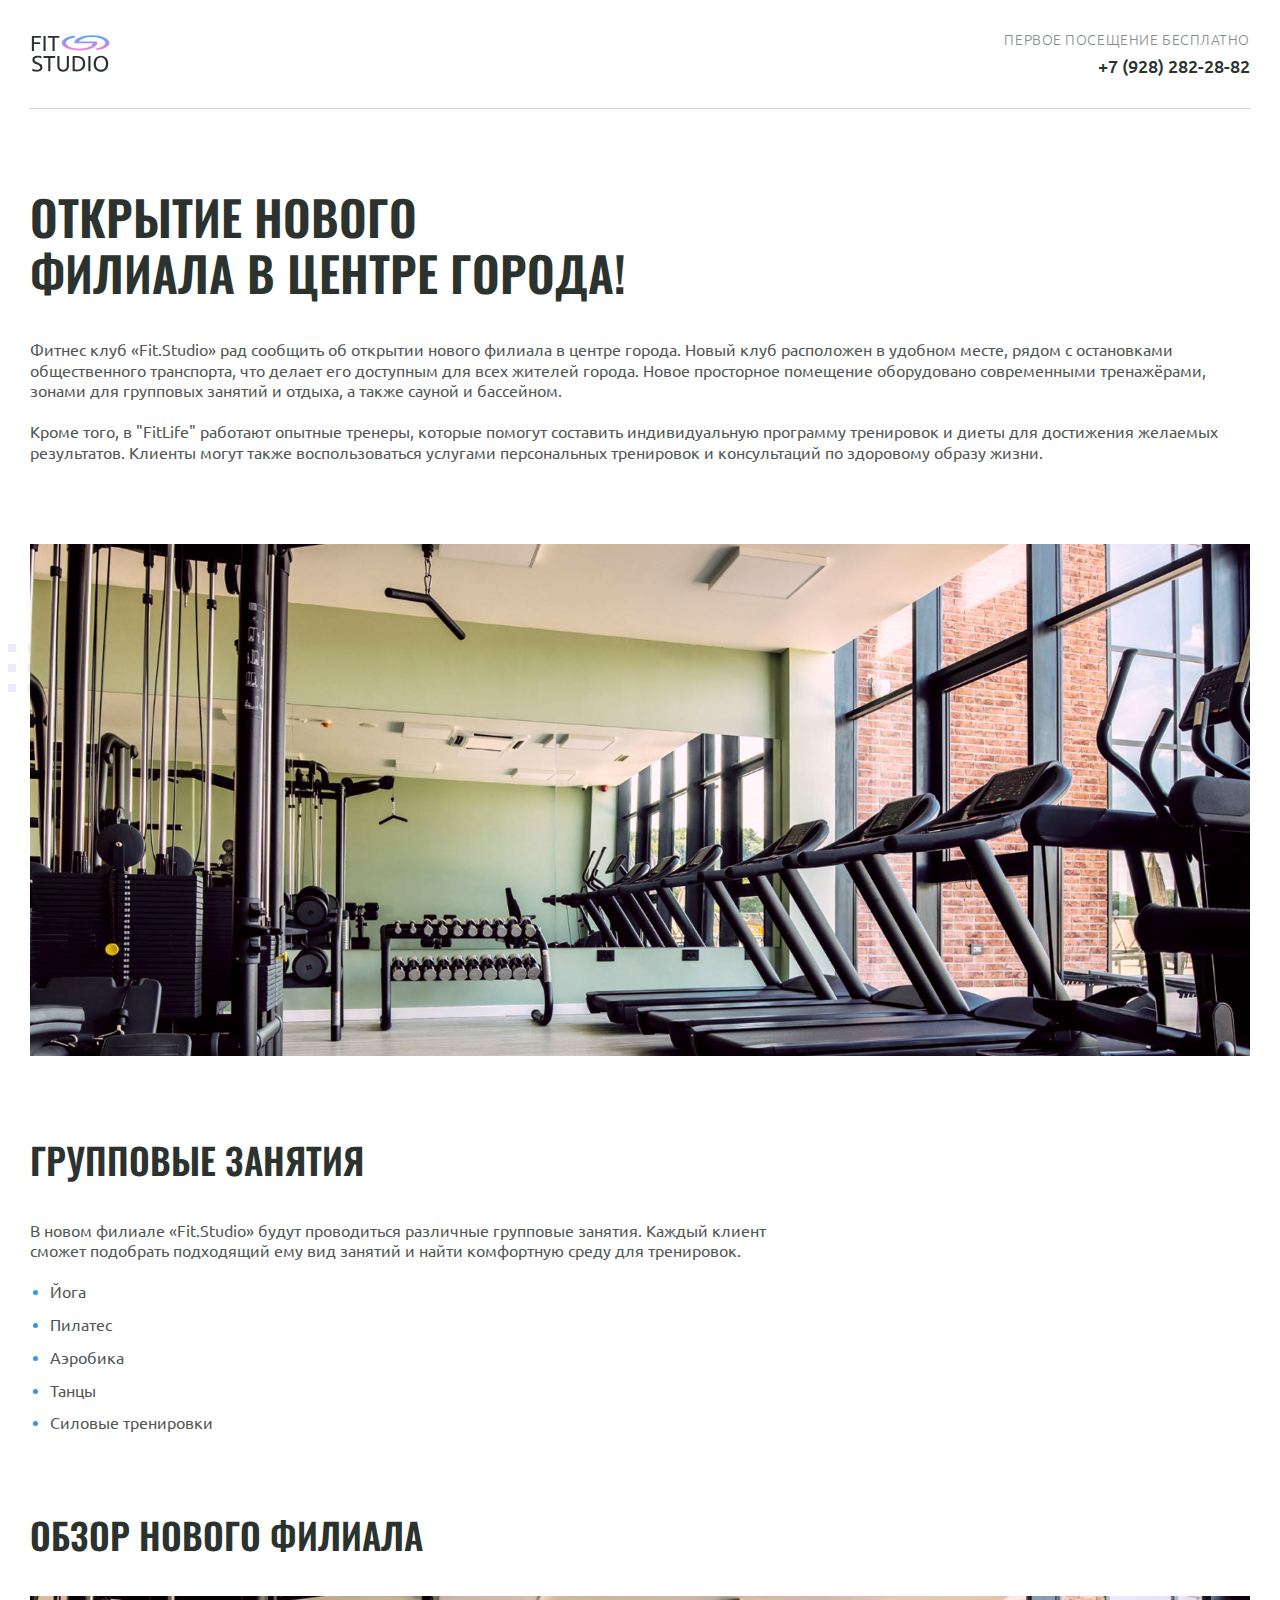
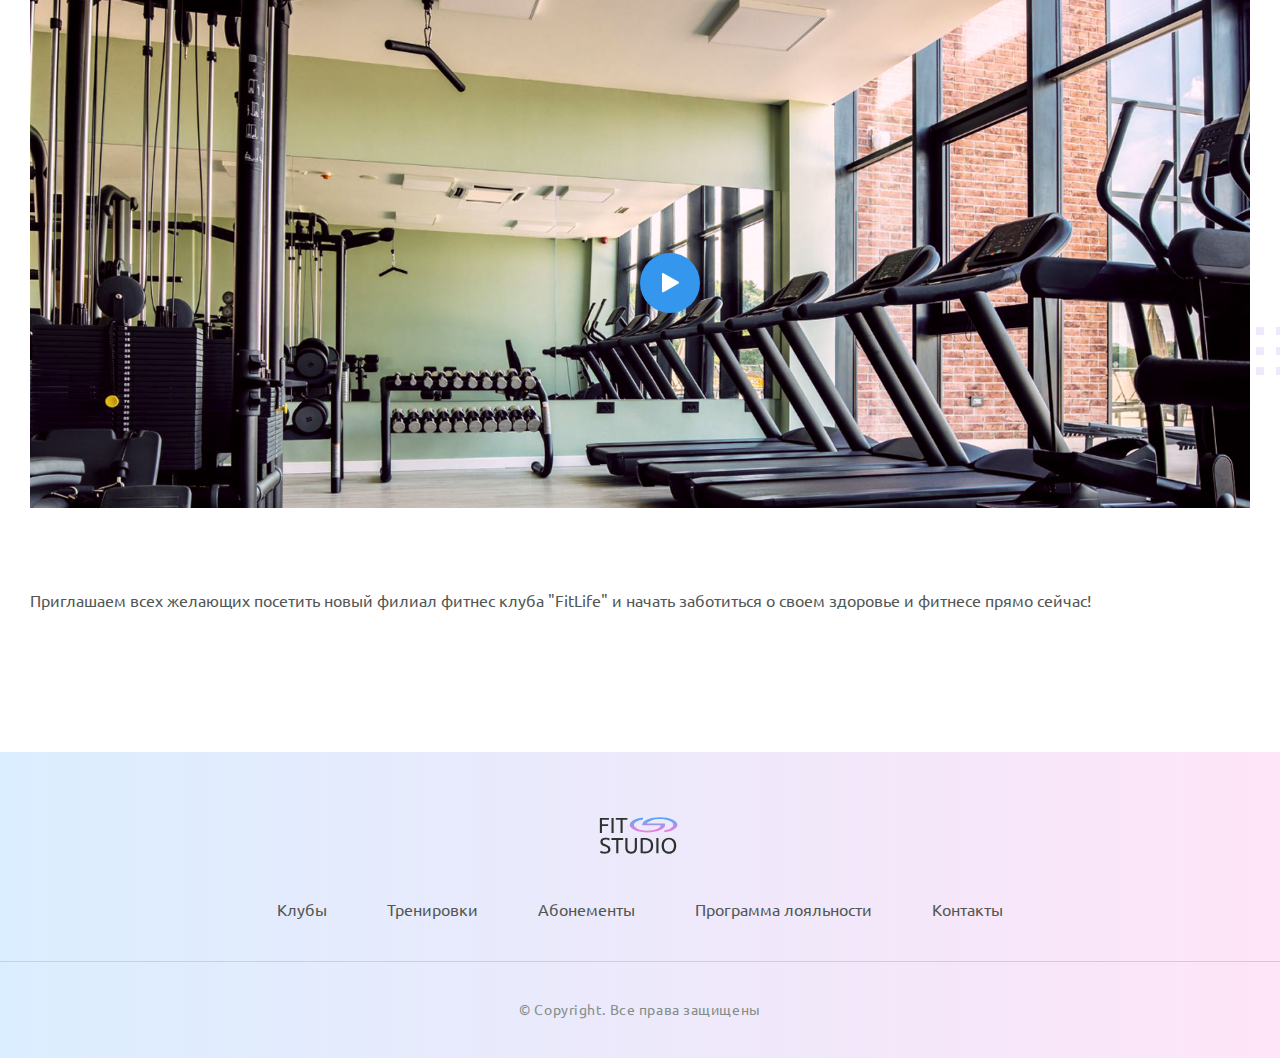
<file: Home-work-10/article.html>
<!doctype html>
<html lang="ru">
  <head>
    <meta charset="UTF-8" />
    <meta name="viewport" content="width=device-width, initial-scale=1.0" />
    <title>Fit Studio - Открытие нового филиала!</title>
    <link rel="stylesheet" href="./Css/normalize.css" />
    <link rel="stylesheet" href="./Css/fonts.css" />
    <link rel="stylesheet" href="./Css/global.css" />
    <link rel="stylesheet" href="./Css/header.css" />
    <link rel="stylesheet" href="./Css/article.css" />
    <link rel="stylesheet" href="./Css/footer.css" />
    <link
      rel="icon"
      type="image/svg+xml"
      sizes="128x128"
      href="./images/favicon-icon.svg"
    />
  </head>
  <body>
    <header class="header">
      <div class="container">
        <div class="header-inner">
          <a href="./index.html">
            <img
              src="./images/logo-icon.svg"
              width="84"
              height="45"
              alt="логотип Fit studio"
            />
          </a>
          <div class="phone-block">
            <p class="phone-text">Первое посещение бесплатно</p>
            <a class="phone-link" href="tel:+79282822882">+7 (928) 282-28-82</a>
          </div>
        </div>
      </div>
    </header>

    <article class="article">
      <div class="container">
        <h1 class="article-large-title">
          Открытие нового филиала в центре города!
        </h1>

        <p class="article-text">
          Фитнес клуб «Fit.Studio» рад сообщить об открытии нового филиала
          в центре города. Новый клуб расположен в удобном месте, рядом
          с остановками общественного транспорта, что делает его доступным
          для всех жителей города. Новое просторное помещение оборудовано
          современными тренажёрами, зонами для групповых занятий и отдыха,
          а также сауной и бассейном.
        </p>
        <p class="article-text article-mb">
          Кроме того, в "FitLife" работают опытные тренеры, которые помогут
          составить индивидуальную программу тренировок и диеты для достижения
          желаемых результатов. Клиенты могут также воспользоваться услугами
          персональных тренировок и консультаций по здоровому образу жизни.
        </p>
        <div class="article-decor-wrapper article-decor-wrapper-1 article-mb">
          <img
            class="article-img"
            width="1220"
            height="512"
            src="./images/gym-img.jpg"
            alt="Тренажерный зал"
          />
        </div>

        <h2 class="article-medium-title">Групповые занятия</h2>
        <p class="article-text text-mw">
          В новом филиале «Fit.Studio» будут проводиться различные групповые
          занятия. Каждый клиент сможет подобрать подходящий ему вид занятий
          и найти комфортную среду для тренировок.
        </p>
        <ul class="article-list article-mb">
          <li class="article-l-item">Йога</li>
          <li class="article-l-item">Пилатес</li>
          <li class="article-l-item">Аэробика</li>
          <li class="article-l-item">Танцы</li>
          <li class="article-l-item">Силовые тренировки</li>
        </ul>

        <h2 class="article-medium-title">Обзор нового филиала</h2>

        <div class="article-mb article-decor-wrapper article-decor-wrapper-2">
          <button class="article-mp-btn">
            <img src="./images/btn-play.svg" alt="Кнопка play" />
          </button>
          <img
            class="article-img"
            width="1220"
            height="512"
            src="./images/gym-img.jpg"
            alt="Тренажерный зал"
          />
        </div>

        <p class="article-text">
          Приглашаем всех желающих посетить новый филиал фитнес клуба "FitLife"
          и начать заботиться о своем здоровье и фитнесе прямо сейчас!
        </p>
      </div>
    </article>
    <footer class="footer">
      <div class="footer-top">
        <div class="container">
          <a class="footer-logo" href="./index.html">
            <img
              src="./images/logo-icon.svg"
              width="84"
              height="45"
              alt="логотип Fit studio"
            />
          </a>
          <nav class="footer-menu">
            <ul>
              <li><a href="#">Клубы</a></li>
              <li><a href="#">Тренировки</a></li>
              <li><a href="#">Абонементы</a></li>
              <li><a href="#">Программа лояльности</a></li>
              <li><a href="#">Контакты</a></li>
            </ul>
          </nav>
        </div>
      </div>
      <div class="footer-bottom">
        <div class="container">
          <p class="copyright">&copy; Copyright. Все права защищены</p>
        </div>
      </div>
    </footer>
  </body>
</html>
</file>
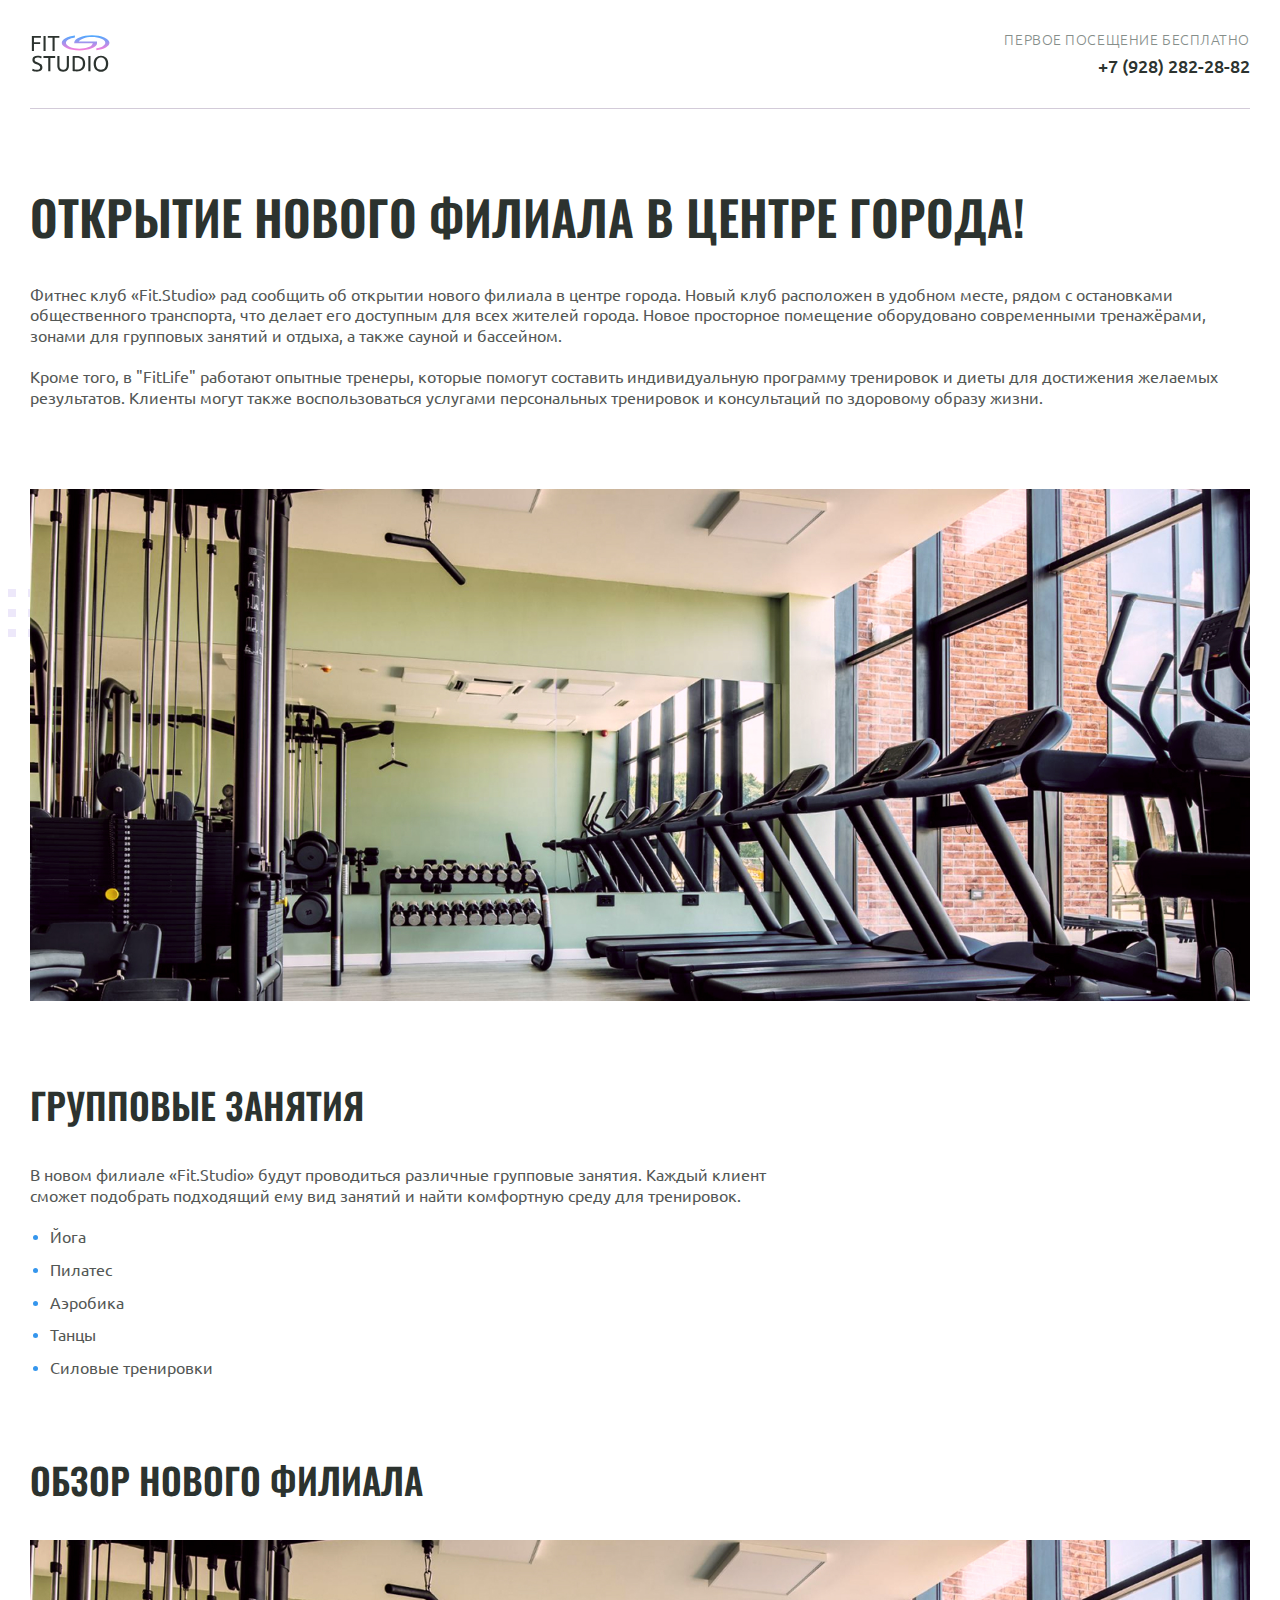
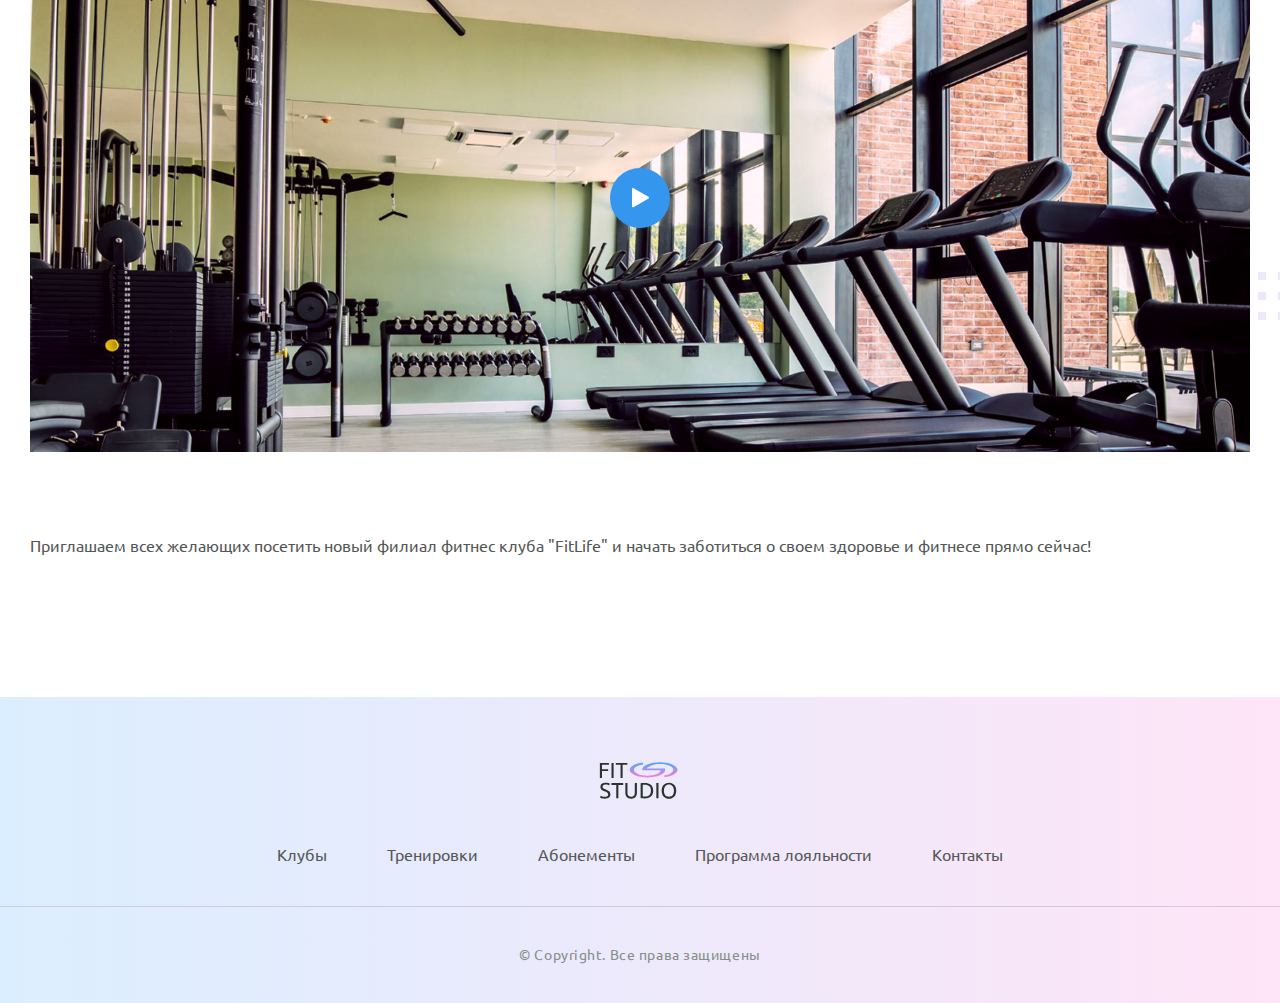
<file: Home-work-11/article.html>
<!doctype html>
<html lang="ru">
  <head>
    <meta charset="UTF-8" />
    <meta name="viewport" content="width=device-width, initial-scale=1.0" />
    <title>Fit Studio - Открытие нового филиала!</title>
    <link rel="stylesheet" href="./Css/normalize.css" />
    <link rel="stylesheet" href="./Css/fonts.css" />
    <link rel="stylesheet" href="./Css/global.css" />
    <link rel="stylesheet" href="./Css/header.css" />
    <link rel="stylesheet" href="./Css/article.css" />
    <link rel="stylesheet" href="./Css/footer.css" />
    <link
      rel="icon"
      type="image/svg+xml"
      sizes="128x128"
      href="./images/favicon-icon.svg"
    />
  </head>
  <body>
    <header class="header">
      <div class="container">
        <div class="header-inner">
          <a href="./index.html">
            <img
              src="./images/logo-icon.svg"
              width="84"
              height="45"
              alt="логотип Fit studio"
            />
          </a>
          <div class="phone-block">
            <p class="phone-text">Первое посещение бесплатно</p>
            <a class="phone-link" href="tel:+79282822882">+7 (928) 282-28-82</a>
          </div>
        </div>
      </div>
    </header>

    <article class="article">
      <section class="article-mb">
        <div class="container article-mb">
          <h1 class="title-large">Открытие нового филиала в центре города!</h1>

          <p class="article-text">
            Фитнес клуб «Fit.Studio» рад сообщить об открытии нового филиала
            в центре города. Новый клуб расположен в удобном месте, рядом
            с остановками общественного транспорта, что делает его доступным
            для всех жителей города. Новое просторное помещение оборудовано
            современными тренажёрами, зонами для групповых занятий и отдыха,
            а также сауной и бассейном.
          </p>
          <p class="article-text">
            Кроме того, в "FitLife" работают опытные тренеры, которые помогут
            составить индивидуальную программу тренировок и диеты для достижения
            желаемых результатов. Клиенты могут также воспользоваться услугами
            персональных тренировок и консультаций по здоровому образу жизни.
          </p>
        </div>
        <div class="decor article-decor-wrapper article-decor-wrapper-1">
          <div class="container">
            <img
              class="article-img"
              width="1220"
              height="512"
              src="./images/gym-img.jpg"
              alt="Тренажерный зал"
            />
          </div>
        </div>
      </section>

      <section>
        <div class="container">
          <h2 class="article-medium-title">Групповые занятия</h2>
          <p class="article-text text-mw">
            В новом филиале «Fit.Studio» будут проводиться различные групповые
            занятия. Каждый клиент сможет подобрать подходящий ему вид занятий
            и найти комфортную среду для тренировок.
          </p>
          <ul class="article-list article-mb">
            <li class="article-l-item">Йога</li>
            <li class="article-l-item">Пилатес</li>
            <li class="article-l-item">Аэробика</li>
            <li class="article-l-item">Танцы</li>
            <li class="article-l-item">Силовые тренировки</li>
          </ul>
        </div>
      </section>

      <section>
        <div class="container">
          <h2 class="article-medium-title">Обзор нового филиала</h2>
        </div>

        <div
          class="article-mb article-decor-wrapper article-decor-wrapper-2 decor"
        >
          <div class="container">
            <button class="article-mp-btn">
              <img src="./images/btn-play.svg" alt="Кнопка play" />
            </button>
            <img
              class="article-img"
              width="1220"
              height="512"
              src="./images/gym-img.jpg"
              alt="Тренажерный зал"
            />
          </div>
        </div>

        <div class="container">
          <p class="article-text">
            Приглашаем всех желающих посетить новый филиал фитнес клуба
            "FitLife" и начать заботиться о своем здоровье и фитнесе прямо
            сейчас!
          </p>
        </div>
      </section>
    </article>

    <footer class="footer">
      <div class="footer-top">
        <div class="container">
          <a class="footer-logo" href="./index.html">
            <img
              src="./images/logo-icon.svg"
              width="84"
              height="45"
              alt="логотип Fit studio"
            />
          </a>
          <nav class="footer-menu">
            <ul>
              <li><a href="#">Клубы</a></li>
              <li><a href="#">Тренировки</a></li>
              <li><a href="#">Абонементы</a></li>
              <li><a href="#">Программа лояльности</a></li>
              <li><a href="#">Контакты</a></li>
            </ul>
          </nav>
        </div>
      </div>
      <div class="footer-bottom">
        <div class="container">
          <p class="copyright">&copy; Copyright. Все права защищены</p>
        </div>
      </div>
    </footer>
  </body>
</html>
</file>
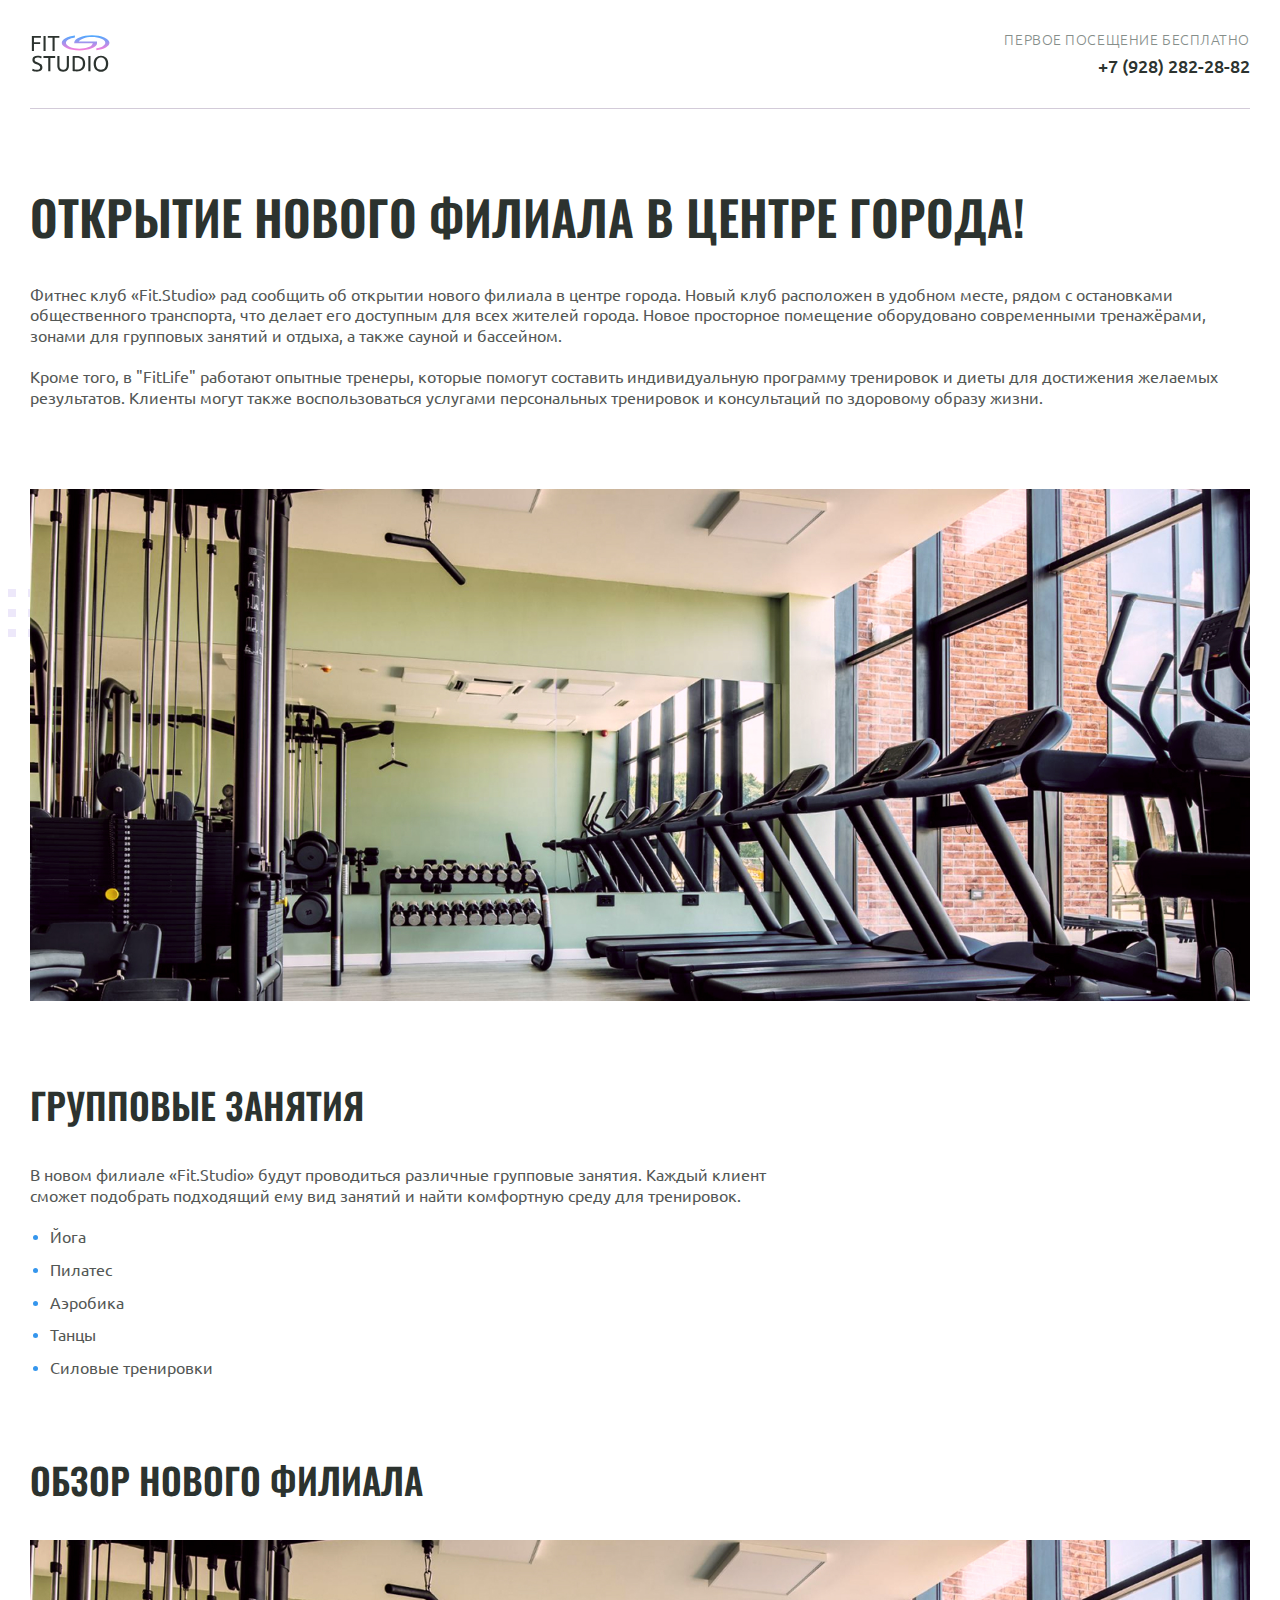
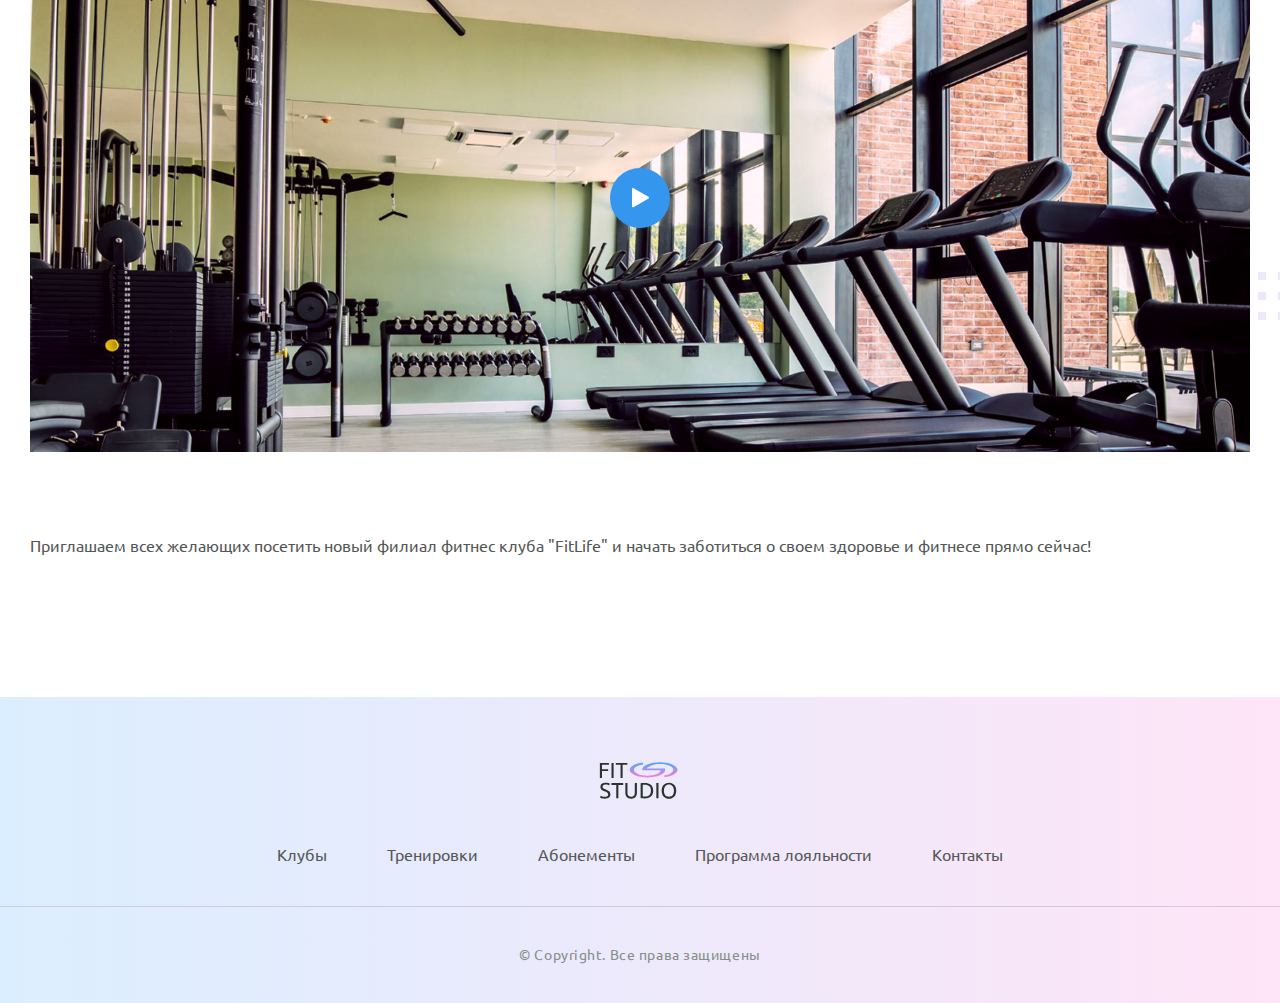
<file: Home-work-13/article.html>
<!doctype html>
<html lang="ru">
  <head>
    <meta charset="UTF-8" />
    <meta name="viewport" content="width=device-width, initial-scale=1.0" />
    <title>Fit Studio - Открытие нового филиала!</title>
    <link rel="stylesheet" href="./Css/normalize.css" />
    <link rel="stylesheet" href="./Css/fonts.css" />
    <link rel="stylesheet" href="./Css/global.css" />
    <link rel="stylesheet" href="./Css/header.css" />
    <link rel="stylesheet" href="./Css/article.css" />
    <link rel="stylesheet" href="./Css/footer.css" />
    <link
      rel="icon"
      type="image/svg+xml"
      sizes="128x128"
      href="./images/favicon-icon.svg"
    />
  </head>
  <body>
    <header class="header">
      <div class="container">
        <div class="header__inner">
          <a href="./index.html">
            <img
              src="./images/logo-icon.svg"
              width="84"
              height="45"
              alt="логотип Fit studio"
            />
          </a>
          <div class="header__phone-block">
            <p class="header__phone-text">Первое посещение бесплатно</p>
            <a class="header__phone-link" href="tel:+79282822882"
              >+7 (928) 282-28-82</a
            >
          </div>
        </div>
      </div>
    </header>

    <article class="article">
      <section class="article__section article__section--mb">
        <div class="container article__section--mb">
          <h1 class="title-large">Открытие нового филиала в центре города!</h1>

          <p class="article__text">
            Фитнес клуб «Fit.Studio» рад сообщить об открытии нового филиала в
            центре города. Новый клуб расположен в удобном месте, рядом с
            остановками общественного транспорта, что делает его доступным для
            всех жителей города. Новое просторное помещение оборудовано
            современными тренажёрами, зонами для групповых занятий и отдыха, а
            также сауной и бассейном.
          </p>
          <p class="article__text">
            Кроме того, в "FitLife" работают опытные тренеры, которые помогут
            составить индивидуальную программу тренировок и диеты для достижения
            желаемых результатов. Клиенты могут также воспользоваться услугами
            персональных тренировок и консультаций по здоровому образу жизни.
          </p>
        </div>
        <div class="decor article__decor-wrapper article__decor-wrapper--top">
          <div class="container">
            <img
              class="article__image"
              width="1220"
              height="512"
              src="./images/gym-img.jpg"
              alt="Тренажерный зал"
            />
          </div>
        </div>
      </section>

      <section>
        <div class="container">
          <h2 class="article__title-medium">Групповые занятия</h2>
          <p class="article__text text-mw">
            В новом филиале «Fit.Studio» будут проводиться различные групповые
            занятия. Каждый клиент сможет подобрать подходящий ему вид занятий и
            найти комфортную среду для тренировок.
          </p>
          <ul class="article__list article__section--mb">
            <li class="article__list-item">Йога</li>
            <li class="article__list-item">Пилатес</li>
            <li class="article__list-item">Аэробика</li>
            <li class="article__list-item">Танцы</li>
            <li class="article__list-item">Силовые тренировки</li>
          </ul>
        </div>
      </section>

      <section>
        <div class="container">
          <h2 class="article__title-medium">Обзор нового филиала</h2>
        </div>

        <div
          class="article__section--mb article__decor-wrapper article__decor-wrapper--bottom decor"
        >
          <div class="container">
            <button class="article__play-button">
              <img src="./images/btn-play.svg" alt="Кнопка play" />
            </button>
            <img
              class="article__image"
              width="1220"
              height="512"
              src="./images/gym-img.jpg"
              alt="Тренажерный зал"
            />
          </div>
        </div>

        <div class="container">
          <p class="article__text">
            Приглашаем всех желающих посетить новый филиал фитнес клуба
            "FitLife" и начать заботиться о своем здоровье и фитнесе прямо
            сейчас!
          </p>
        </div>
      </section>
    </article>

    <footer class="footer">
      <div class="footer__top">
        <div class="container">
          <a class="footer__logo" href="./index.html">
            <img
              src="./images/logo-icon.svg"
              width="84"
              height="45"
              alt="логотип Fit studio"
            />
          </a>
          <nav class="footer__menu">
            <ul>
              <li><a href="#">Клубы</a></li>
              <li><a href="#">Тренировки</a></li>
              <li><a href="#">Абонементы</a></li>
              <li><a href="#">Программа лояльности</a></li>
              <li><a href="#">Контакты</a></li>
            </ul>
          </nav>
        </div>
      </div>
      <div class="footer__bottom">
        <div class="container">
          <p class="footer__copyright">&copy; Copyright. Все права защищены</p>
        </div>
      </div>
    </footer>
  </body>
</html>
</file>
<file: src/style.css>
*{padding: 0;margin: 0;border: 0;}
*,*:before,*:after{-webkit-box-sizing: border-box;box-sizing: border-box;}
:focus,:active{outline: none;}
a:focus,a:active{outline: none;}
nav,footer,header,aside{display: block;}
html,body{
    height:100%;width:100%;
    font-size:100%;line-height:1;-ms-text-size-adjust:100%;-moz-text-size-adjust:100%;-webkit-text-size-adjust:100%;}
input,button,textarea{font-family:inherit;}
input::-ms-clear{display: none;}
button{cursor: pointer;}
button::-moz-focus-inner{padding:0;border:0;}
a,a:visited{text-decoration: none;}
a:hover{text-decoration: none;}
ul li{list-style: none;}
img{vertical-align: top;}
h1,h2,h3,h4,h5,h6{font-size:inherit;font-weight: inherit;}
a{color:inherit;}



body {
    font-family: "Montserrat",SansSerif;
    color: black;
}

body.overflow {
    overflow: hidden;
}



.layout {
    display: -webkit-box;
    display: -ms-flexbox;
    display: flex;
    min-height: 100vh;
}

.sidebar {
    padding: 40px 24px 40px 0;
    -ms-flex-negative: 0;
    flex-shrink: 0;
    background-color: white;
}



.content {
    -webkit-box-flex: 1;
    -ms-flex-positive: 1;
    flex-grow: 1;
    background-color: #F4F4F4;
}

.container {
    display: -webkit-box;
    display: -ms-flexbox;
    display: flex;
    -webkit-box-orient: vertical;
    -webkit-box-direction: normal;
    -ms-flex-direction: column;
    flex-direction: column;
    -webkit-box-pack: center;
    -ms-flex-pack: center;
    justify-content: center;
    -webkit-box-align: center;
    -ms-flex-align: center;
    align-items: center;
    padding: 150px 60px 80px 60px;
}


.logo {
    margin-left: 60px;
    margin-bottom: 60px;
}

.sidebar__user {
    background-color: #F4F4F4;
    padding: 20px 30px;
    margin-left: 60px;
    margin-bottom: 100px;
    border-radius: 8px;
    border: 1px solid #DADEC9;
}

.sidebar__name {
    color:#161814;
    font-size: 18px;
    font-weight: 500;
    margin-bottom: 6px;
}

.sidebar__text {
    color: #AFB1A7;
    font-size: 13px;
    font-weight: 400;
    line-height: 130%; /* 16.9px */
}

.sidebar__item {
    width: 372px;
}

.sidebar__button {
    display: -webkit-box;
    display: -ms-flexbox;
    display: flex;
    -webkit-box-align: center;
    -ms-flex-align: center;
    align-items: center;
    gap: 10px;
    padding: 20px 60px;
    margin-bottom: 12px;
    border-radius: 0px 100px 100px 0px;
    -webkit-transition: all .5s;
    -o-transition: all .5s;
    transition: all .5s;
    cursor: pointer;
    width: 90%;
    color:#161814;
    font-size: 16px;
    font-weight: 500;
}

.sidebar__button.active , .sidebar__button:hover {
    width: 100%;
    background-color: #DAF765;
}


.content__title {
    color: #161814;
    font-size: 48px;
    font-weight: 700;
    margin-bottom: 40px;
}

.content__list {
    display: -webkit-box;
    display: -ms-flexbox;
    display: flex;
    -webkit-box-align: center;
    -ms-flex-align: center;
    align-items: center;
    -ms-flex-wrap: wrap;
    flex-wrap: wrap;
    gap: 20px;
}



.content__list-item  {
    cursor: pointer;
    padding: 12px 18px;
    background-color: #fff;
    border-radius: 10px;
    border: 1px solid #DADEC9;
    -webkit-transition: all .3s;
    -o-transition: all .3s;
    transition: all .3s;
}

.content__list-item:hover,.content__list-diplom:hover {
    background-color: #AFB1A7;
}

li a {
    padding: 12px 18px;

}


.content__list-diplom {
    -webkit-transition: all .3s;
    -o-transition: all .3s;
    transition: all .3s;
    display: inline-block;
    padding: 12px 18px;
    background-color: #fff;
    border-radius: 10px;
    border: 1px solid #DADEC9;
}

.content__decor {
    display: -webkit-box;
    display: -ms-flexbox;
    display: flex;
    -webkit-box-align: center;
    -ms-flex-align: center;
    align-items: center;
}

.content__decor-text {
    color:#BEDD44;
    font-size: 36px;
    font-weight: 700;
    line-height: 110%; /* 39.6px */
}

.content__block {
    max-width: 1200px;
}

.content__block.hidden {
    display: none;
}

.content__decor-img img{
    width: 100%;
}

.burger {
    display: none;
    padding: 5px;
    position: fixed;
    top: 3%;
    right: 7%;
    width: 40px;
    height: 40px;
    background-color: #161814;
    border-radius: 50%;
    z-index: 10;
    border: 1px solid #DAF765;
}

@media (max-width: 768px) {
    .burger {
        display: block;
    }

    .sidebar {
        -webkit-transition: all .3s;
        -o-transition: all .3s;
        transition: all .3s;
        -webkit-transform: translateX(-100%);
        -ms-transform: translateX(-100%);
        transform: translateX(-100%);
        position: fixed;
        top: 0;
        left: 0;
        bottom: 0;
        z-index: 5;
    }

    .sidebar.show {
        -webkit-transform: translateX(0%);
        -ms-transform: translateX(0%);
        transform: translateX(0%);
    }

    .overlay {
        opacity: 0;
        pointer-events: none;
        -webkit-transition: all .3s;
        -o-transition: all .3s;
        transition: all .3s;
        position: absolute;
        top: 0;
        right: 0;
        left: 0;
        bottom: 0;
        z-index: 3;
        background-color: #000000e0;
    }

    .overlay.show {
        opacity: 1;
        pointer-events: all;
    }

    .container {
        padding: 40px 20px;
        min-height: 100%;
    }

    .content__decor {
        margin-top: 20px;
        -webkit-box-orient: vertical;
        -webkit-box-direction: normal;
        -ms-flex-direction: column;
        flex-direction: column;
    }
}

@media (max-width: 400px) {
    .sidebar__user {
        margin-left: 0;
    }
}
</file>
<file: Home-work-10/Css/fonts.css>
@font-face {
  font-family: Ubuntu;
  src:
    local("Ubuntu"),
    url(../Fonts/UbuntuLight.woff2) format("woff2");
  font-weight: 300;
  font-style: normal;
  font-display: swap;
}

@font-face {
  font-family: Ubuntu;
  src:
    local("Ubuntu"),
    url(../Fonts/UbuntuRegular.woff2) format("woff2");
  font-weight: 400;
  font-style: normal;
  font-display: swap;
}

@font-face {
  font-family: Ubuntu;
  src:
    local("Ubuntu"),
    url(../Fonts/UbuntuMedium.woff2) format("woff2");
  font-weight: 500;
  font-style: normal;
  font-display: swap;
}



@font-face {
  font-family: Oswald;
  src:
    local("Oswald"),
    url(../Fonts/OswaldMedium.woff2) format("woff2");
  font-weight: 500;
  font-style: normal;
  font-display: swap;
}

@font-face {
  font-family: Oswald;
  src:
    local("Oswald"),
    url(../Fonts/OswaldSemiBold.woff2) format("woff2");
  font-weight: 600;
  font-style: normal;
  font-display: swap;
}
</file>
<file: Home-work-10/Css/global.css>
html {
  font-family: Ubuntu, sans-serif;
}

*,
*::before,
*::after {
  box-sizing: border-box;
}

body {
  min-height: 100vh;
  display: flex;
  flex-direction: column;
}

h1,
h2,
h3,
h4,
h5,
h6,
p {
  margin: 0;
}

.container {
  width: 100%;
  max-width: 1250px;
  margin: 0 auto;
  padding: 0 15px;
}

a:focus-visible,
button:focus-visible {
  border-radius: 3px;
  outline: 1px solid #3596ed;
  outline-offset: 5px;
}

summary:focus-visible {
  border-radius: 3px;
  outline: 1px solid #3596ed;

}


.title-large {
  font-family: Oswald, sans-serif;
  margin-bottom: 40px;
  font-weight: 600;
  font-size: 48px;
  line-height: 115%;
  text-transform: uppercase;
  color: #2c332f;
}

.title-medium {
  font-family: Oswald, sans-serif;
  font-weight: 500;
  font-size: 24px;
  /* line-height: 28px; */
  line-height: 115%;
  text-transform: uppercase;
  color: #2c332f;
}

.text {
  font-family: Ubuntu;
  /* max-width: 440px; */
  font-size: 16px;
  font-weight: 400;
  line-height: 20.8px;
  word-wrap: break-word;
  color: #535755;
}
</file>
<file: Home-work-10/Css/header.css>
.header-inner {
  display: flex;
  justify-content: space-between;
  align-items: center;
  padding-top: 30px;
  padding-bottom: 30px;
  border-bottom: 1px solid #d3cbd9;
}
.header-logo {
  filter: brightness(1);
  transition: filter 0.6s ease-in-out;
  display: inline-block;
}

.header-logo:hover {
  filter: brightness(1.2) hue-rotate(260deg);
}

.header-logo:focus-visible {
  filter: brightness(1.2) hue-rotate(260deg);
}

.phone-block {
  text-align: right;
}

.phone-text {
  font-weight: 300;
  font-size: 14px;
  letter-spacing: 0.04em;
  text-transform: uppercase;
  color: #858e8a;
  margin-bottom: 8px;
  gap: 10px;
}

.phone-link {
  font-weight: 500;
  font-size: 18px;
  text-decoration-line: none;
  color: #2c332f;
  transition: color 0.4s;
}

.phone-link:hover {
  color: #3596ed;
}

.phone-link:focus-visible {
  color: #3596ed;
}
</file>
<file: Home-work-10/Css/index.css>
.hero {
  position: relative;
  padding-top: 80px;
}

.section {
  margin-bottom: 140px;
}

.hero::after {
  position: absolute;
  z-index: -1;
  bottom: 106px;
  height: 48px;
  width: 100%;
  content: "";
  background-image: url(../images/decor-large-icon.svg) repeat-x;
}

.hero-container {
  display: flex;
  align-items: center;
  gap: 28px;
}

.hero h1 {
  margin-bottom: 40px;
  color: #2c332f;
  font-size: 62px;
  font-family: Oswald;
  font-weight: 600;
  text-transform: uppercase;
  line-height: 71.3px;
  word-wrap: break-word;
}

.hero h1 strong {
  font-weight: 600;
  color: #3596ed;
}

.hero-text {
  max-width: 440px;
}

.hero-info .text {
  margin-bottom: 140px;
}

.button {
  padding: 19px 32px;
  background-color: #3596ed;
  color: white;
  font-size: 15px;
  font-family: Ubuntu;
  font-weight: 500;
  text-transform: uppercase;
  line-height: 19.5px;
  letter-spacing: 0.3px;
  text-decoration-line: none;
  display: inline-block;
  text-align: center;
  transition: opacity, scale, background-color, 0.8s;
}

.button:hover {
  opacity: 0.8;
  scale: 1.05;
}

.button:focus-visible {
  outline: none;
  opacity: 0.85;
  scale: 1.05;
}

.button:active {
  background-color: #2d80c8;
  scale: 0.95;
}

.hero-images {
  position: relative;
  display: flex;
}

.hero-choose {
  top: 40px;
  left: 50%;
  transform: translate(-50%);
  max-width: 161px;
  position: absolute;
  padding: 22px;
  background: rgba(255, 255, 255, 0.9);
  border: 1px solid #535755;
  text-align: center;
  gap: 10px;
  display: inline-flex;
}



.news-block {
  display: flex;
  gap: 28px;
}

.news-article {
  display: flex;
  flex-direction: column;

  max-width: 284px;
  border: 1px solid #d3cbd9;
  background-color: #fff;
  overflow: hidden;
}

.news-info {
  padding: 20px 20px 0 20px;
}

.news-article footer {
  margin-top: auto;
  padding: 12px 0 20px 20px;
}

.news-image {
  display: block;
  max-width: 284px;
  max-height: 203px;
}

.news-time {
  padding-bottom: 8px;
  display: inline-block;
  font-weight: 300;
  font-size: 14px;
  letter-spacing: 0.04em;
  text-transform: uppercase;
  color: #858e8a;
}

.news-descr {
  font-weight: 400;
  max-width: 242px;
  font-size: 16px;
  /* line-height: 21px; */
  line-height: 130%;
  color: #2c332f;
  word-wrap: normal;
}

.news-link {
  display: inline-flex;
  position: relative;
  font-weight: 400;
  font-size: 16px;
  /* line-height: 21px; */
  line-height: 130%;
  color: #3596ed;
  text-decoration-line: none;
}

.news-link:focus-visible {
  transform: translateX(4px);
}

.news-link:focus-visible::after {
  transform: translateX(8px);
}

.news-link::after {
  display: inline-block;
  top: 6px;
  left: 94px;
  position: absolute;
  content: "";
  background: url(../images/arrow-icon.svg) no-repeat;
  width: 22px;
  height: 9px;
  transition: translateX, 0.6s;
}

.news-link:hover::after {
  transform: translateX(8px);
}

.faq {
  position: relative;
}

.faq::before {
  position: absolute;
  z-index: -1;
  top: 215px;
  height: 48px;
  width: calc(50% - 250px);
  content: "";
  background: url(../images/decor-large-icon.svg) repeat-x;
}

.faq-container {
  display: flex;
  gap: 28px;
}

details {
  border-block: 1px solid #D3CBD9;
  margin-bottom: 20px;

}

details[open] summary::after {
  transform: rotate(180deg);
}

details>p {
  padding: 0 20px 20px 20px;
}

summary {
  list-style: none;
  display: flex;
  justify-content: space-between;
  align-items: center;
  gap: 10px;
  padding: 20px;
  cursor: pointer;


}

summary::after {
  content: "";
  display: inline-block;
  width: 17px;
  height: 22px;
  background: url(../images/arrow-down-icon.svg) no-repeat center / cover;
  transition: rotate, 0.35s;


}

summary::-webkit-details-marker {
  display: none;
}
</file>
<file: Home-work-10/Css/footer.css>
.footer {
  margin-top: auto;
  background-image: linear-gradient(
    90deg,
    rgba(73, 169, 255, 0.2) 0%,
    rgba(252, 124, 217, 0.2) 100%
  );
  padding: 60px 0 40px 0;
  text-align: center;
}

.footer-logo {
  display: inline-block;
  margin-bottom: 40px;
  filter: brightness(1);
  transition: filter 0.6s ease-in-out;
}
.footer-logo:hover {
  filter: brightness(1.2) hue-rotate(260deg);
}
.footer-logo:focus-visible {
  filter: brightness(1.2) hue-rotate(260deg);
}

.footer-top {
  padding-bottom: 40px;
  margin-bottom: 40px;
  border-bottom: 1px solid #d3cbd9;
}

.footer-menu ul {
  display: flex;
  align-items: center;
  justify-content: center;
  gap: 60px;
  list-style: none;
  margin: 0;
  padding: 0;
}

.footer-menu ul a {
  text-decoration-line: none;
  font-weight: 400;
  font-size: 16px;
  line-height: 130%;
  color: #535755;
  transition: color 0.4s;
}

.footer-menu a:hover {
  color: #3596ed;
}

.footer-menu a:focus-visible {
  color: #3596ed;
}

.copyright {
  font-weight: 400;
  font-size: 14px;
  letter-spacing: 0.04em;
  color: #858e8a;
}
</file>
<file: Home-work-11/Css/fonts.css>
/*
* Prefixed by https://autoprefixer.github.io
* PostCSS: v8.4.14,
* Autoprefixer: v10.4.7
* Browsers: last 4 version
*/

@font-face {
  font-family: Ubuntu;
  src:
    local("Ubuntu"),
    url(../Fonts/UbuntuLight.woff2) format("woff2");
  font-weight: 300;
  font-style: normal;
  font-display: swap;
}

@font-face {
  font-family: Ubuntu;
  src:
    local("Ubuntu"),
    url(../Fonts/UbuntuRegular.woff2) format("woff2");
  font-weight: 400;
  font-style: normal;
  font-display: swap;
}

@font-face {
  font-family: Ubuntu;
  src:
    local("Ubuntu"),
    url(../Fonts/UbuntuMedium.woff2) format("woff2");
  font-weight: 500;
  font-style: normal;
  font-display: swap;
}



@font-face {
  font-family: Oswald;
  src:
    local("Oswald"),
    url(../Fonts/OswaldMedium.woff2) format("woff2");
  font-weight: 500;
  font-style: normal;
  font-display: swap;
}

@font-face {
  font-family: Oswald;
  src:
    local("Oswald"),
    url(../Fonts/OswaldSemiBold.woff2) format("woff2");
  font-weight: 600;
  font-style: normal;
  font-display: swap;
}
</file>
<file: Home-work-11/Css/global.css>
/*
* Prefixed by https://autoprefixer.github.io
* PostCSS: v8.4.14,
* Autoprefixer: v10.4.7
* Browsers: last 4 version
*/

html {
  font-family: Ubuntu, sans-serif;
}

*,
*::before,
*::after {
  -webkit-box-sizing: border-box;
  box-sizing: border-box;
}

body {
  display: -webkit-box;
  display: -ms-flexbox;
  display: flex;
  -webkit-box-orient: vertical;
  -webkit-box-direction: normal;
  -ms-flex-direction: column;
  flex-direction: column;
  min-height: 100vh;
  min-width: 375px;
}

h1,
h2,
h3,
h4,
h5,
h6,
p {
  margin: 0;
}


.container {

  max-width: 100%;
  max-width: 1250px;
  margin: 0 auto;
  padding: 0 15px;
}

a:focus-visible,
button:focus-visible {
  border-radius: 3px;
  outline: 1px solid #3596ed;
  outline-offset: 5px;
}

summary:focus-visible {
  border-radius: 3px;
  outline: 1px solid #3596ed;

}


.decor::before {
  position: absolute;
  z-index: -1;
  height: 48px;
  width: calc(50% - 250px);
  content: "";
  background: url(../images/decor-large-icon.svg) repeat-x;
}




.title-large {
  font-family: Oswald, sans-serif;
  margin-bottom: 40px;
  font-weight: 600;
  font-size: 48px;
  line-height: 115%;
  text-transform: uppercase;
  color: #2c332f;
}

.title-medium {
  font-family: Oswald, sans-serif;
  font-weight: 500;
  font-size: 24px;
  /* line-height: 28px; */
  line-height: 115%;
  text-transform: uppercase;
  color: #2c332f;
}

.text {
  font-family: Ubuntu;
  /* max-width: 440px; */
  font-size: 16px;
  font-weight: 400;
  line-height: 20.8px;
  word-wrap: break-word;
  color: #535755;
}

img {
  max-width: 100%;
  height: auto;
  -o-object-fit: cover;
  object-fit: cover;
}



@media (width <=992px) {
  .container {
    max-width: 768px;
  }

}


@media (width <=768px) {
  .container {
    max-width: 576px;
  }

  .title-large {
    margin-bottom: 30px;
    font-size: 40px;
  }

  .home-page .title-large {
    text-align: center;
    max-width: inherit;
  }

  .title-medium {
    font-size: 20px;
  }
}


@media (width <=576px) {
  .section {
    margin-bottom: 80px;
  }

  .title-large {
    font-size: 34px;
  }

  .title-medium {
    font-size: 18px;
  }


}
</file>
<file: Home-work-11/Css/header.css>
/*
* Prefixed by https://autoprefixer.github.io
* PostCSS: v8.4.14,
* Autoprefixer: v10.4.7
* Browsers: last 4 version
*/

.header-inner {
  display: -webkit-box;
  display: -ms-flexbox;
  display: flex;
  -webkit-box-pack: justify;
  -ms-flex-pack: justify;
  justify-content: space-between;
  -webkit-box-align: center;
  -ms-flex-align: center;
  align-items: center;
  padding-top: 30px;
  padding-bottom: 30px;
  border-bottom: 1px solid #d3cbd9;
}

.header-logo {
  -webkit-filter: brightness(1);
  filter: brightness(1);
  -webkit-transition: -webkit-filter 0.6s ease-in-out;
  transition: -webkit-filter 0.6s ease-in-out;
  -o-transition: filter 0.6s ease-in-out;
  transition: filter 0.6s ease-in-out;
  transition: filter 0.6s ease-in-out, -webkit-filter 0.6s ease-in-out;
  display: inline-block;
}

.header-logo:hover {
  -webkit-filter: brightness(1.2) hue-rotate(260deg);
  filter: brightness(1.2) hue-rotate(260deg);
}

.header-logo:focus-visible {
  -webkit-filter: brightness(1.2) hue-rotate(260deg);
  filter: brightness(1.2) hue-rotate(260deg);
}

.phone-block {
  text-align: right;
}

.phone-text {
  font-weight: 300;
  font-size: 14px;
  letter-spacing: 0.04em;
  text-transform: uppercase;
  color: #858e8a;
  margin-bottom: 8px;
  gap: 10px;
}

.phone-link {
  font-weight: 500;
  font-size: 18px;
  -webkit-text-decoration-line: none;
  text-decoration-line: none;
  color: #2c332f;
  -webkit-transition: color 0.4s;
  -o-transition: color 0.4s;
  transition: color 0.4s;
}

.phone-link:hover {
  color: #3596ed;
}

.phone-link:focus-visible {
  color: #3596ed;
}
</file>
<file: Home-work-11/Css/index.css>
/*
* Prefixed by https://autoprefixer.github.io
* PostCSS: v8.4.14,
* Autoprefixer: v10.4.7
* Browsers: last 4 version
*/

.hero {
  position: relative;
  padding-top: 80px;
}

.section {
  margin-bottom: 140px;
}

.hero::before {
  bottom: 106px;
  width: 100%;
}

.hero-container {
  display: -webkit-box;
  display: -ms-flexbox;
  display: flex;
  gap: 28px;
}

.hero h1 {
  margin-bottom: 40px;
  color: #2c332f;
  font-size: 62px;
  font-family: Oswald;
  font-weight: 600;
  text-transform: uppercase;
  line-height: 71.3px;
  word-wrap: break-word;
}

.hero h1 strong {
  font-weight: 600;
  color: #3596ed;
}


.hero-info {
  max-width: 492px;
}

.hero-info .text {
  max-width: 440px;
  margin-bottom: 140px;
}

.button {
  padding: 19px 32px;
  background-color: #3596ed;
  color: white;
  font-size: 15px;
  font-family: Ubuntu;
  font-weight: 500;
  text-transform: uppercase;
  line-height: 19.5px;
  letter-spacing: 0.3px;
  -webkit-text-decoration-line: none;
  text-decoration-line: none;
  display: inline-block;
  text-align: center;
  -webkit-transition: opacity, scale, background-color, 0.8s;
  -o-transition: opacity, scale, background-color, 0.8s;
  transition: opacity, scale, background-color, 0.8s;
}

.button:hover {
  opacity: 0.8;
  scale: 1.05;
}

.button:focus-visible {
  outline: none;
  opacity: 0.85;
  scale: 1.05;
}

.button:active {
  background-color: #2d80c8;
  scale: 0.95;
}

.hero-images {
  max-width: 100%;
  height: auto;
  position: relative;
  display: -webkit-box;
  display: -ms-flexbox;
  display: flex;
}

.hero-choose {
  top: 40px;
  left: 50%;
  -webkit-transform: translate(-50%);
  -ms-transform: translate(-50%);
  transform: translate(-50%);
  max-width: 161px;
  position: absolute;
  padding: 22px;
  background: rgba(255, 255, 255, 0.9);
  border: 1px solid #535755;
  text-align: center;
  gap: 10px;
  display: -webkit-inline-box;
  display: -ms-inline-flexbox;
  display: inline-flex;
}











.news-block {
  display: -webkit-box;
  display: -ms-flexbox;
  display: flex;
  gap: 28px;
}

.news-article {
  display: -webkit-box;
  display: -ms-flexbox;
  display: flex;
  -webkit-box-orient: vertical;
  -webkit-box-direction: normal;
  -ms-flex-direction: column;
  flex-direction: column;
  -webkit-box-flex: 1;
  -ms-flex: 1 1 25%;
  flex: 1 1 25%;
  max-width: 284px;
  border: 1px solid #d3cbd9;
  background-color: #fff;
  overflow: hidden;
}

.news-info {
  padding: 20px 20px 0 20px;
  max-width: 492px;
}

.news-article footer {
  margin-top: auto;
  padding: 12px 0 20px 20px;
}

.news-image {
  display: block;
  max-width: 284px;
  max-height: 203px;
}

.news-time {
  padding-bottom: 8px;
  display: inline-block;
  font-weight: 300;
  font-size: 14px;
  letter-spacing: 0.04em;
  text-transform: uppercase;
  color: #858e8a;
}

.news-descr {
  font-weight: 400;
  max-width: 242px;
  font-size: 16px;
  /* line-height: 21px; */
  line-height: 130%;
  color: #2c332f;
  word-wrap: normal;
}

.news-link {
  display: -webkit-inline-box;
  display: -ms-inline-flexbox;
  display: inline-flex;
  position: relative;
  font-weight: 400;
  font-size: 16px;
  /* line-height: 21px; */
  line-height: 130%;
  color: #3596ed;
  -webkit-text-decoration-line: none;
  text-decoration-line: none;
}

.news-link:focus-visible {
  -webkit-transform: translateX(4px);
  -ms-transform: translateX(4px);
  transform: translateX(4px);
}

.news-link:focus-visible::after {
  -webkit-transform: translateX(8px);
  -ms-transform: translateX(8px);
  transform: translateX(8px);
}

.news-link::after {
  display: inline-block;
  top: 6px;
  left: 94px;
  position: absolute;
  content: "";
  background: url(../images/arrow-icon.svg) no-repeat;
  width: 22px;
  height: 9px;
  -webkit-transition: translateX, 0.6s;
  -o-transition: translateX, 0.6s;
  transition: translateX, 0.6s;
}

.news-link:hover::after {
  -webkit-transform: translateX(8px);
  -ms-transform: translateX(8px);
  transform: translateX(8px);
}

.faq {
  position: relative;
}

.faq::before {
  top: 215px;
}

.faq-container {
  display: -webkit-box;
  display: -ms-flexbox;
  display: flex;
  -webkit-box-align: start;
  -ms-flex-align: start;
  align-items: flex-start;
  gap: 28px;
}

details {
  border-block: 1px solid #D3CBD9;
  margin-bottom: 20px;

}

details:last-child {
  margin-bottom: 0;
}

details[open] summary::after {
  -webkit-transform: rotate(180deg);
  -ms-transform: rotate(180deg);
  transform: rotate(180deg);
}

details>p {
  padding: 0 20px 20px 20px;
}

summary {
  list-style: none;
  display: -webkit-box;
  display: -ms-flexbox;
  display: flex;
  -webkit-box-pack: justify;
  -ms-flex-pack: justify;
  justify-content: space-between;
  -webkit-box-align: center;
  -ms-flex-align: center;
  align-items: center;
  gap: 10px;
  padding: 20px;
  cursor: pointer;


}

summary::after {
  content: "";
  display: inline-block;
  -ms-flex-negative: 0;
  flex-shrink: 0;
  width: 17px;
  height: 22px;
  background: url(../images/arrow-down-icon.svg) no-repeat center / cover;
  -webkit-transition: rotate, 0.35s;
  -o-transition: rotate, 0.35s;
  transition: rotate, 0.35s;


}

summary::-webkit-details-marker {
  display: none;
}

@media (width <=1440px) {
  .hero-images img {
    width: 50%;
  }
}

@media (width <=992px) {
  .hero::after {
    display: none;
  }

  .hero-container {
    -webkit-box-orient: vertical;
    -webkit-box-direction: normal;
    -ms-flex-direction: column;
    flex-direction: column;
    -webkit-box-align: center;
    -ms-flex-align: center;
    align-items: center;
  }

  .hero-info {
    text-align: center;

  }

  .hero h1 {
    margin-bottom: 30px;
    font-size: 52px;
  }

  .hero-info .text {
    margin-bottom: 35px;
    max-width: inherit;
  }


  .news-block {
    -ms-flex-wrap: wrap;
    flex-wrap: wrap;
    -webkit-box-pack: center;
    -ms-flex-pack: center;
    justify-content: center;
    gap: 20px;
  }

  .news-article {
    -ms-flex-preferred-size: 50%;
    flex-basis: 50%;
    max-width: 355px;

  }

  .news-image {
    max-width: 355px;
    width: 100%;
  }



  .faq::before {
    display: none;
  }

  .faq-container {
    -webkit-box-orient: vertical;
    -webkit-box-direction: reverse;
    -ms-flex-direction: column-reverse;
    flex-direction: column-reverse;
    -webkit-box-align: center;
    -ms-flex-align: center;
    align-items: center;
  }

}


@media (width <=768px) {
  .hero h1 {
    font-size: 50px;
  }

  .news-article {
    -ms-flex-preferred-size: 100%;
    flex-basis: 100%;
    max-width: 400px;

  }

  .news-image {
    max-width: 400px;
    width: 100%;
  }

}

@media (width <=576px) {
  .hero {
    padding-top: 60px;
  }

  .hero-info {
    max-width: 410px;
  }

  .hero h1 {
    font-size: 42px;
  }

  .hero-choose {
    max-width: 125px;
    padding: 10px;
    font-size: 14px;
  }
}
</file>
<file: Home-work-11/Css/footer.css>
.footer {
  margin-top: auto;
  background-image: linear-gradient(90deg,
      rgba(73, 169, 255, 0.2) 0%,
      rgba(252, 124, 217, 0.2) 100%);
  padding: 60px 0 40px 0;
  text-align: center;
}

.footer-logo {
  display: inline-block;
  margin-bottom: 40px;
  filter: brightness(1);
  transition: filter 0.6s ease-in-out;
}

.footer-logo:hover {
  filter: brightness(1.2) hue-rotate(260deg);
}

.footer-logo:focus-visible {
  filter: brightness(1.2) hue-rotate(260deg);
}

.footer-top {
  padding-bottom: 40px;
  margin-bottom: 40px;
  border-bottom: 1px solid #d3cbd9;
}

.footer-menu ul {
  display: flex;
  align-items: center;
  justify-content: center;
  gap: 60px;
  list-style: none;
  margin: 0;
  padding: 0;
}

.footer-menu ul a {
  text-decoration-line: none;
  font-weight: 400;
  font-size: 16px;
  line-height: 130%;
  color: #535755;
  transition: color 0.4s;
}

.footer-menu a:hover {
  color: #3596ed;
}

.footer-menu a:focus-visible {
  color: #3596ed;
}

.copyright {
  font-weight: 400;
  font-size: 14px;
  letter-spacing: 0.04em;
  color: #858e8a;
}


@media (width <=768px) {
  .footer-menu ul {
    flex-direction: column;
    gap: 25px;
  }
}

@media (width <=576px) {
  .footer {
    padding-top: 40px;
  }
}
</file>
<file: Home-work-12/css/index.css>
* {
  box-sizing: border-box;
}

body {
  margin: 0;
  min-width: 375px;
  min-height: 100vh;
}

.container {
  max-width: 1280px;
  padding: 0 30px;
  margin: 0 auto;
  display: grid;
  gap: 30px;
  grid-auto-rows: minmax(200px, auto);
  grid-template-columns: repeat(3, 1fr);
}

.wraper {
  display: grid;
  grid-template-columns: repeat(12, 1fr);
  grid-auto-rows: minmax(100px, auto);
  min-height: 100vh;


}

.header {
  background-color: red;
  grid-column: 1/12 span;

}

.aside {
  background-color: yellow;
  grid-column: 1/2 span;
}

.main {
  background-color: green;
  grid-column: 3/12 span;
  padding: 30px 0 30px 0;
}

.article {
  background-color: orange;
}

.footer {
  background-color: blue;
  grid-column: 1/12 span;
}


@media (width <=1200px) {
  .aside {
    grid-column: 1/3 span;
  }

  .main {
    grid-column: 4/12 span;
  }

  .container {
    padding: 0 25px;
    grid-template-columns: repeat(2, 1fr);
  }
}

@media (width <=768px) {}

@media (width <=586px) {
  .container {

    grid-template-columns: repeat(1, 1fr);
  }

  .aside {
    display: none;
  }

  .main {
    grid-column: 1/12 span;
  }
}
</file>
<file: Home-work-13/Css/fonts.css>
/*
* Prefixed by https://autoprefixer.github.io
* PostCSS: v8.4.14,
* Autoprefixer: v10.4.7
* Browsers: last 4 version
*/

@font-face {
  font-family: Ubuntu;
  src:
    local("Ubuntu"),
    url(../Fonts/UbuntuLight.woff2) format("woff2");
  font-weight: 300;
  font-style: normal;
  font-display: swap;
}

@font-face {
  font-family: Ubuntu;
  src:
    local("Ubuntu"),
    url(../Fonts/UbuntuRegular.woff2) format("woff2");
  font-weight: 400;
  font-style: normal;
  font-display: swap;
}

@font-face {
  font-family: Ubuntu;
  src:
    local("Ubuntu"),
    url(../Fonts/UbuntuMedium.woff2) format("woff2");
  font-weight: 500;
  font-style: normal;
  font-display: swap;
}



@font-face {
  font-family: Oswald;
  src:
    local("Oswald"),
    url(../Fonts/OswaldMedium.woff2) format("woff2");
  font-weight: 500;
  font-style: normal;
  font-display: swap;
}

@font-face {
  font-family: Oswald;
  src:
    local("Oswald"),
    url(../Fonts/OswaldSemiBold.woff2) format("woff2");
  font-weight: 600;
  font-style: normal;
  font-display: swap;
}
</file>
<file: Home-work-13/Css/global.css>
/*
* Prefixed by https://autoprefixer.github.io
* PostCSS: v8.4.14,
* Autoprefixer: v10.4.7
* Browsers: last 4 version
*/

html {
  font-family: Ubuntu, sans-serif;
}

*,
*::before,
*::after {
  -webkit-box-sizing: border-box;
  box-sizing: border-box;
}

body {
  display: -webkit-box;
  display: -ms-flexbox;
  display: flex;
  -webkit-box-orient: vertical;
  -webkit-box-direction: normal;
  -ms-flex-direction: column;
  flex-direction: column;
  min-height: 100vh;
  min-width: 375px;
}

h1,
h2,
h3,
h4,
h5,
h6,
p {
  margin: 0;
}


.container {

  max-width: 100%;
  max-width: 1250px;
  margin: 0 auto;
  padding: 0 15px;
}

a:focus-visible,
button:focus-visible {
  border-radius: 3px;
  outline: 1px solid #3596ed;
  outline-offset: 5px;
}

summary:focus-visible {
  border-radius: 3px;
  outline: 1px solid #3596ed;

}


.decor::before {
  position: absolute;
  z-index: -1;
  height: 48px;
  width: calc(50% - 250px);
  content: "";
  background: url(../images/decor-large-icon.svg) repeat-x;
}




.title-large {
  font-family: Oswald, sans-serif;
  margin-bottom: 40px;
  font-weight: 600;
  font-size: 48px;
  line-height: 115%;
  text-transform: uppercase;
  color: #2c332f;
}

.title-medium {
  font-family: Oswald, sans-serif;
  font-weight: 500;
  font-size: 24px;
  /* line-height: 28px; */
  line-height: 115%;
  text-transform: uppercase;
  color: #2c332f;
}

.text {
  font-family: Ubuntu;
  /* max-width: 440px; */
  font-size: 16px;
  font-weight: 400;
  line-height: 20.8px;
  word-wrap: break-word;
  color: #535755;
}

img {
  max-width: 100%;
  height: auto;
  -o-object-fit: cover;
  object-fit: cover;
}



@media (width <=992px) {
  .container {
    max-width: 768px;
  }

}


@media (width <=768px) {
  .container {
    max-width: 576px;
  }

  .title-large {
    margin-bottom: 30px;
    font-size: 40px;
  }

  .home-page .title-large {
    text-align: center;
    max-width: inherit;
  }

  .title-medium {
    font-size: 20px;
  }
}


@media (width <=576px) {
  .section {
    margin-bottom: 80px;
  }

  .title-large {
    font-size: 34px;
  }

  .title-medium {
    font-size: 18px;
  }


}
</file>
<file: Home-work-13/Css/header.css>
/*
* Prefixed by https://autoprefixer.github.io
* PostCSS: v8.4.14,
* Autoprefixer: v10.4.7
* Browsers: last 4 version
*/

.header__inner {
  display: -webkit-box;
  display: -ms-flexbox;
  display: flex;
  -webkit-box-pack: justify;
  -ms-flex-pack: justify;
  justify-content: space-between;
  -webkit-box-align: center;
  -ms-flex-align: center;
  align-items: center;
  padding-top: 30px;
  padding-bottom: 30px;
  border-bottom: 1px solid #d3cbd9;
}

.header__logo {
  -webkit-filter: brightness(1);
  filter: brightness(1);
  -webkit-transition: -webkit-filter 0.6s ease-in-out;
  transition: -webkit-filter 0.6s ease-in-out;
  -o-transition: filter 0.6s ease-in-out;
  transition: filter 0.6s ease-in-out;
  transition: filter 0.6s ease-in-out, -webkit-filter 0.6s ease-in-out;
  display: inline-block;
}

.header__logo:hover {
  -webkit-filter: brightness(1.2) hue-rotate(260deg);
  filter: brightness(1.2) hue-rotate(260deg);
}

.header__logo:focus-visible {
  -webkit-filter: brightness(1.2) hue-rotate(260deg);
  filter: brightness(1.2) hue-rotate(260deg);
}

.header__phone-block {
  text-align: right;
}

.header__phone-text {
  font-weight: 300;
  font-size: 14px;
  letter-spacing: 0.04em;
  text-transform: uppercase;
  color: #858e8a;
  margin-bottom: 8px;
  gap: 10px;
}

.header__phone-link {
  font-weight: 500;
  font-size: 18px;
  -webkit-text-decoration-line: none;
  text-decoration-line: none;
  color: #2c332f;
  -webkit-transition: color 0.4s;
  -o-transition: color 0.4s;
  transition: color 0.4s;
}

.header__phone-link:hover {
  color: #3596ed;
}

.header__phone-link:focus-visible {
  color: #3596ed;
}
</file>
<file: Home-work-13/Css/index.css>
/*
* Prefixed by https://autoprefixer.github.io
* PostCSS: v8.4.14,
* Autoprefixer: v10.4.7
* Browsers: last 4 version
*/

.hero {
  position: relative;
  padding-top: 80px;
}

.section {
  margin-bottom: 140px;
}

.hero::before {
  bottom: 106px;
  width: 100%;
}

.hero__container {
  display: -webkit-box;
  display: -ms-flexbox;
  display: flex;
  gap: 28px;
}

.hero h1 {
  margin-bottom: 40px;
  color: #2c332f;
  font-size: 62px;
  font-family: Oswald;
  font-weight: 600;
  text-transform: uppercase;
  line-height: 71.3px;
  word-wrap: break-word;
}

.hero h1 strong {
  font-weight: 600;
  color: #3596ed;
}


.hero__info {
  max-width: 492px;
}

.hero__info .text {
  max-width: 440px;
  margin-bottom: 140px;
}

.button {
  padding: 19px 32px;
  background-color: #3596ed;
  color: white;
  font-size: 15px;
  font-family: Ubuntu;
  font-weight: 500;
  text-transform: uppercase;
  line-height: 19.5px;
  letter-spacing: 0.3px;
  -webkit-text-decoration-line: none;
  text-decoration-line: none;
  display: inline-block;
  text-align: center;
  -webkit-transition: opacity, scale, background-color, 0.8s;
  -o-transition: opacity, scale, background-color, 0.8s;
  transition: opacity, scale, background-color, 0.8s;
}

.button:hover {
  opacity: 0.8;
  scale: 1.05;
}

.button:focus-visible {
  outline: none;
  opacity: 0.85;
  scale: 1.05;
}

.button:active {
  background-color: #2d80c8;
  scale: 0.95;
}

.hero__images {
  max-width: 100%;
  height: auto;
  position: relative;
  display: -webkit-box;
  display: -ms-flexbox;
  display: flex;
}

.hero__choose {
  top: 40px;
  left: 50%;
  -webkit-transform: translate(-50%);
  -ms-transform: translate(-50%);
  transform: translate(-50%);
  max-width: 161px;
  position: absolute;
  padding: 22px;
  background: rgba(255, 255, 255, 0.9);
  border: 1px solid #535755;
  text-align: center;
  gap: 10px;
  display: -webkit-inline-box;
  display: -ms-inline-flexbox;
  display: inline-flex;
}












.news__block {
  display: -webkit-box;
  display: -ms-flexbox;
  display: flex;
  gap: 28px;
}

.news__article {
  display: -webkit-box;
  display: -ms-flexbox;
  display: flex;
  -webkit-box-orient: vertical;
  -webkit-box-direction: normal;
  -ms-flex-direction: column;
  flex-direction: column;
  -webkit-box-flex: 1;
  -ms-flex: 1 1 25%;
  flex: 1 1 25%;
  max-width: 284px;
  border: 1px solid #d3cbd9;
  background-color: #fff;
  overflow: hidden;
}

.news__info {
  padding: 20px 20px 0 20px;
  max-width: 492px;
}

.news__article footer {
  margin-top: auto;
  padding: 12px 0 20px 20px;
}

.news__image {
  display: block;
  max-width: 284px;
  max-height: 203px;
}

.news__time {
  padding-bottom: 8px;
  display: inline-block;
  font-weight: 300;
  font-size: 14px;
  letter-spacing: 0.04em;
  text-transform: uppercase;
  color: #858e8a;
}

.news__descr {
  font-weight: 400;
  max-width: 242px;
  font-size: 16px;
  /* line-height: 21px; */
  line-height: 130%;
  color: #2c332f;
  word-wrap: normal;
}

.news__link {
  display: -webkit-inline-box;
  display: -ms-inline-flexbox;
  display: inline-flex;
  position: relative;
  font-weight: 400;
  font-size: 16px;
  /* line-height: 21px; */
  line-height: 130%;
  color: #3596ed;
  -webkit-text-decoration-line: none;
  text-decoration-line: none;
}

.news__link:focus-visible {
  -webkit-transform: translateX(4px);
  -ms-transform: translateX(4px);
  transform: translateX(4px);
}

.news__link:focus-visible::after {
  -webkit-transform: translateX(8px);
  -ms-transform: translateX(8px);
  transform: translateX(8px);
}

.news__link::after {
  display: inline-block;
  top: 6px;
  left: 94px;
  position: absolute;
  content: "";
  background: url(../images/arrow-icon.svg) no-repeat;
  width: 22px;
  height: 9px;
  -webkit-transition: translateX, 0.6s;
  -o-transition: translateX, 0.6s;
  transition: translateX, 0.6s;
}

.news__link:hover::after {
  -webkit-transform: translateX(8px);
  -ms-transform: translateX(8px);
  transform: translateX(8px);
}

.faq {
  position: relative;
}

.faq::before {
  top: 215px;
}

.faq__container {
  display: -webkit-box;
  display: -ms-flexbox;
  display: flex;
  -webkit-box-align: start;
  -ms-flex-align: start;
  align-items: flex-start;
  gap: 28px;
}

details {
  border-block: 1px solid #D3CBD9;
  margin-bottom: 20px;

}

details:last-child {
  margin-bottom: 0;
}

details[open] summary::after {
  -webkit-transform: rotate(180deg);
  -ms-transform: rotate(180deg);
  transform: rotate(180deg);
}

details>p {
  padding: 0 20px 20px 20px;
}

summary {
  list-style: none;
  display: -webkit-box;
  display: -ms-flexbox;
  display: flex;
  -webkit-box-pack: justify;
  -ms-flex-pack: justify;
  justify-content: space-between;
  -webkit-box-align: center;
  -ms-flex-align: center;
  align-items: center;
  gap: 10px;
  padding: 20px;
  cursor: pointer;


}

summary::after {
  content: "";
  display: inline-block;
  -ms-flex-negative: 0;
  flex-shrink: 0;
  width: 17px;
  height: 22px;
  background: url(../images/arrow-down-icon.svg) no-repeat center / cover;
  -webkit-transition: rotate, 0.35s;
  -o-transition: rotate, 0.35s;
  transition: rotate, 0.35s;


}

summary::-webkit-details-marker {
  display: none;
}

@media (width <=1440px) {
  .hero__images img {
    width: 50%;
  }
}

@media (width <=992px) {
  .hero::after {
    display: none;
  }

  .hero__container {
    -webkit-box-orient: vertical;
    -webkit-box-direction: normal;
    -ms-flex-direction: column;
    flex-direction: column;
    -webkit-box-align: center;
    -ms-flex-align: center;
    align-items: center;
  }

  .hero__info {
    text-align: center;

  }

  .hero h1 {
    margin-bottom: 30px;
    font-size: 52px;
  }

  .hero__info .text {
    margin-bottom: 35px;
    max-width: inherit;
  }


  .news__block {
    -ms-flex-wrap: wrap;
    flex-wrap: wrap;
    -webkit-box-pack: center;
    -ms-flex-pack: center;
    justify-content: center;
    gap: 20px;
  }

  .news__article {
    -ms-flex-preferred-size: 50%;
    flex-basis: 50%;
    max-width: 355px;

  }

  .news__image {
    max-width: 355px;
    width: 100%;
  }



  .faq::before {
    display: none;
  }

  .faq__container {
    -webkit-box-orient: vertical;
    -webkit-box-direction: reverse;
    -ms-flex-direction: column-reverse;
    flex-direction: column-reverse;
    -webkit-box-align: center;
    -ms-flex-align: center;
    align-items: center;
  }

}


@media (width <=768px) {
  .hero h1 {
    font-size: 50px;
  }

  .news__article {
    -ms-flex-preferred-size: 100%;
    flex-basis: 100%;
    max-width: 400px;

  }

  .news__image {
    max-width: 400px;
    width: 100%;
  }

}

@media (width <=576px) {
  .hero {
    padding-top: 60px;
  }

  .hero__info {
    max-width: 410px;
  }

  .hero h1 {
    font-size: 42px;
  }

  .hero__choose {
    max-width: 125px;
    padding: 10px;
    font-size: 14px;
  }
}
</file>
<file: Home-work-13/Css/footer.css>
.footer {
  margin-top: auto;
  background-image: linear-gradient(90deg,
      rgba(73, 169, 255, 0.2) 0%,
      rgba(252, 124, 217, 0.2) 100%);
  padding: 60px 0 40px 0;
  text-align: center;
}

.footer__logo {
  display: inline-block;
  margin-bottom: 40px;
  filter: brightness(1);
  transition: filter 0.6s ease-in-out;
}

.footer__logo:hover {
  filter: brightness(1.2) hue-rotate(260deg);
}

.footer__logo:focus-visible {
  filter: brightness(1.2) hue-rotate(260deg);
}

.footer__top {
  padding-bottom: 40px;
  margin-bottom: 40px;
  border-bottom: 1px solid #d3cbd9;
}

.footer__menu ul {
  display: flex;
  align-items: center;
  justify-content: center;
  gap: 60px;
  list-style: none;
  margin: 0;
  padding: 0;
}

.footer__menu ul a {
  text-decoration-line: none;
  font-weight: 400;
  font-size: 16px;
  line-height: 130%;
  color: #535755;
  transition: color 0.4s;
}

.footer__menu a:hover {
  color: #3596ed;
}

.footer__menu a:focus-visible {
  color: #3596ed;
}

.footer__copyright {
  font-weight: 400;
  font-size: 14px;
  letter-spacing: 0.04em;
  color: #858e8a;
}


@media (width <=768px) {
  .footer__menu ul {
    flex-direction: column;
    gap: 25px;
  }
}

@media (width <=576px) {
  .footer {
    padding-top: 40px;
  }
}
</file>
<file: Home-work-2/style.css>
th,
td,
caption,
table {
  border: 1px solid black;
  border-spacing: 0;
  border-collapse: collapse;
  padding: 3px 4px;
  text-align: center;
  font-family: sans-serif;
  color: black;
}

caption {
  border-bottom: none;
  font-weight: bold;
  font-size: 1.5em;
}

.weekend {
  color: red;
}
</file>
<file: Home-work-3/style.css>
body {
  font-family: sans-serif;
  display: flex;
  justify-content: center;
}

.block {
  display: block;
  margin-top: 3px;
}

.label {
  margin: 0.7em 0;
}

/* Было в лом делать иначе*/

.form {
  margin: 5vh 20vw;
  min-width: 230px;
  max-width: 300px;
  border: 1px solid black;
  border-radius: 7px;
  padding: 10px;
}

.form-group {
  border: 0;
  padding: 0;
}

.form-group-title {
  font-weight: bold;
  margin: 5px 0 12px 0;
}

.textarea {
  resize: vertical;
  max-height: 200px;
  max-width: 170px;
  box-sizing: border-box;
}

.checkbox-title {
  font-size: 0.8em;
}

.button {
  cursor: pointer;
}
</file>
<file: Home-work-7/css/style.css>
* {
  box-sizing: border-box;
}

body {
  font-family: sans-serif;
  font-size: 16px;
  margin: 0;
  background-color: #f4f4f9;
  color: #333;
}

.container {
  display: grid;
  place-items: center;
  min-height: 100vh;
  padding: 20px;
}

.form {
  background: white;
  width: 100%;
  max-width: 460px;
  border: 1px solid #ddd;
  border-radius: 12px;
  padding: 30px;
  box-shadow: 0 4px 15px rgba(0, 0, 0, 0.1);
}

.form-group {
  border: 0;
  padding: 0;
  margin: 0;
}

.form-group-title {
  font-size: 1.25rem;
  font-weight: bold;
  margin-bottom: 20px;
  color: #222;
}

.label {
  display: flex;
  flex-direction: column;
  margin-bottom: 15px;
  font-weight: 500;
  padding: 10px 12px;
}

.block {
  width: 100%;
  padding: 10px 12px;
  margin-top: 5px;
  font-size: 1rem;
  font-family: inherit;
  transition: border-color 0.2s;
}

.textarea {
  resize: vertical;
  min-height: 80px;
}

.checkbox-block {
  cursor: pointer;
  font-weight: normal;
  margin: 20px 0;
  font-weight: 500;
  padding: 25px 0 25px 44px;
  font-size: 1rem;
  font-family: inherit;
  transition: border-color 0.2s;
}

.checkbox {
  position: absolute;
  outline: none;
  appearance: none;
}

.checkbox::after {
  content: "";
  position: absolute;
  width: 16px;
  height: 16px;
  border: 1px solid rgb(33, 33, 33);
  border-radius: 4px;
  cursor: pointer;
  margin-left: -35px;
  margin-top: -3px;
  transition: background-color 0.3s;
}

.checkbox:checked::after {
  background: url(../images/check-icon.svg) no-repeat center;
  background-color: #0056b3;
}

.button {
  width: 100%;
  padding: 12px;
  background-color: #007bff;
  color: white;
  border: none;
  border-radius: 6px;
  font-size: 1.1rem;
  font-weight: bold;
  cursor: pointer;
  margin-top: 25px;
  transition: background-color 0.3s;
}

.button:hover {
  background-color: #0056b3;
}

.block:focus-visible {
  outline: none;
  border: 3px solid #0056b3;
}

.checkbox:focus-visible::after {
  outline: none;
  border: 3px solid #0056b3;
}

.button:focus-visible {
  background-color: #0056b3;
}
</file>
<file: Home-work-9/Css/fonts.css>
@font-face {
  font-family: Ubuntu;
  src:
    local("Ubuntu"),
    url(../Fonts/UbuntuLight.woff2) format("woff2");
  font-weight: 300;
  font-style: normal;
  font-display: swap;
}

@font-face {
  font-family: Ubuntu;
  src:
    local("Ubuntu"),
    url(../Fonts/UbuntuRegular.woff2) format("woff2");
  font-weight: 400;
  font-style: normal;
  font-display: swap;
}

@font-face {
  font-family: Ubuntu;
  src:
    local("Ubuntu"),
    url(../Fonts/UbuntuMedium.woff2) format("woff2");
  font-weight: 500;
  font-style: normal;
  font-display: swap;
}



@font-face {
  font-family: Oswald;
  src:
    local("Oswald"),
    url(../Fonts/OswaldMedium.woff2) format("woff2");
  font-weight: 500;
  font-style: normal;
  font-display: swap;
}

@font-face {
  font-family: Oswald;
  src:
    local("Oswald"),
    url(../Fonts/OswaldSemiBold.woff2) format("woff2");
  font-weight: 600;
  font-style: normal;
  font-display: swap;
}
</file>
<file: Home-work-9/Css/global.css>
html {
  font-family: Ubuntu, sans-serif;
}

*,
*::before,
*::after {
  box-sizing: border-box;
}

body {
  min-height: 100vh;
  display: flex;
  flex-direction: column;
}

h1,
h2,
h3,
h4,
h5,
h6,
p {
  margin: 0;
}

.container {
  width: 100%;
  max-width: 1250px;
  margin: 0 auto;
  padding: 0 15px;
}
</file>
<file: Home-work-9/Css/header.css>
.header-inner {
  display: flex;
  justify-content: space-between;
  align-items: center;
  padding-top: 30px;
  padding-bottom: 30px;
  border-bottom: 1px solid #d3cbd9;
}
.header-logo {
  filter: brightness(1);
  transition: filter 0.6s ease-in-out;
  display: inline-block;
}

.header-logo:hover {
  filter: brightness(1.2) hue-rotate(260deg);
}

.header-logo:focus-visible {
  outline: none;
  filter: brightness(1.2) hue-rotate(260deg);
}

.phone-block {
  text-align: right;
}

.phone-text {
  font-weight: 300;
  font-size: 14px;
  letter-spacing: 0.04em;
  text-transform: uppercase;
  color: #858e8a;
  margin-bottom: 8px;
  gap: 10px;
}

.phone-link {
  font-weight: 500;
  font-size: 18px;
  text-decoration-line: none;
  color: #2c332f;
  transition: color 0.4s;
}

.phone-link:hover {
  color: #3596ed;
}

.phone-link:focus-visible {
  outline: none;
  color: #3596ed;
}
</file>
<file: Home-work-9/Css/index.css>
.hero {
  position: relative;
  padding-top: 80px;
}

.hero::after {
  position: absolute;
  z-index: -1;
  bottom: 106px;
  height: 48px;
  width: 100%;
  content: "";
  background-image: url(../images/decor-large-icon.svg) repeat-x;
}

.hero-container {
  display: flex;
  align-items: center;
  gap: 28px;
}

.hero h1 {
  margin-bottom: 40px;
  color: #2c332f;
  font-size: 62px;
  font-family: Oswald;
  font-weight: 600;
  text-transform: uppercase;
  line-height: 71.3px;
  word-wrap: break-word;
}

.hero h1 strong {
  font-weight: 600;
  color: #3596ed;
}

.text {
  max-width: 440px;
  color: #535755;
  font-size: 16px;
  font-family: Ubuntu;
  font-weight: 400;
  line-height: 20.8px;
  word-wrap: break-word;
}

.hero-info .text {
  margin-bottom: 140px;
}

.button {
  padding: 19px 32px;
  background-color: #3596ed;
  color: white;
  font-size: 15px;
  font-family: Ubuntu;
  font-weight: 500;
  text-transform: uppercase;
  line-height: 19.5px;
  letter-spacing: 0.3px;
  text-decoration-line: none;
  display: inline-block;
  text-align: center;
  transition: opacity, scale, 0.8s;
}

.button:hover {
  opacity: 0.8;
  scale: 1.05;
}

.button:focus-visible {
  outline: none;
  opacity: 0.85;
  scale: 1.05;
}

.hero-images {
  position: relative;
  display: flex;
}
.hero-choose {
  top: 40px;
  left: 50%;
  transform: translate(-50%);
  max-width: 161px;
  position: absolute;
  padding: 22px;
  background: rgba(255, 255, 255, 0.9);
  border: 1px solid #535755;
  text-align: center;
  gap: 10px;
  display: inline-flex;
}

.news {
  margin-top: 140px;
  margin-bottom: 140px;
}
.news-title {
  margin-bottom: 40px;
  font-weight: 600;
  font-size: 48px;
  line-height: 115%;
  text-transform: uppercase;
  color: #2c332f;
  font-family: Oswald, sans-serif;
}

.news-block {
  display: flex;
  gap: 28px;
}

.news-article {
  display: flex;
  flex-direction: column;

  max-width: 284px;
  border: 1px solid #d3cbd9;
  background-color: #fff;
  overflow: hidden;
}

.news-info {
  padding: 20px 20px 0 20px;
}

.news-article footer {
  margin-top: auto;
  padding: 12px 0 20px 20px;
}

.news-image {
  display: block;
  max-width: 284px;
  max-height: 203px;
}

.news-time {
  padding-bottom: 8px;
  display: inline-block;
  font-weight: 300;
  font-size: 14px;
  letter-spacing: 0.04em;
  text-transform: uppercase;
  color: #858e8a;
}

.news-descr {
  font-weight: 400;
  max-width: 242px;
  font-size: 16px;
  /* line-height: 21px; */
  line-height: 130%;
  color: #2c332f;
  word-wrap: normal;
}

.news-link {
  display: inline-flex;
  position: relative;
  font-weight: 400;
  font-size: 16px;
  /* line-height: 21px; */
  line-height: 130%;
  color: #3596ed;
  text-decoration-line: none;
}

.news-link:focus-visible {
  outline: none;
  transform: translateX(4px);
}

.news-link:focus-visible::after {
  outline: none;
  transform: translateX(8px);
}

.news-link::after {
  display: inline-block;
  top: 6px;
  left: 94px;
  position: absolute;
  content: "";
  background: url(../images/arrow-icon.svg) no-repeat;
  width: 22px;
  height: 9px;
  transition: translateX, 0.6s;
}

.news-link:hover::after {
  transform: translateX(8px);
}
</file>
<file: Home-work-9/Css/footer.css>
.footer {
  margin-top: auto;
  background-image: linear-gradient(
    90deg,
    rgba(73, 169, 255, 0.2) 0%,
    rgba(252, 124, 217, 0.2) 100%
  );
  padding: 60px 0 40px 0;
  text-align: center;
}

.footer-logo {
  display: inline-block;
  margin-bottom: 40px;
  filter: brightness(1);
  transition: filter 0.6s ease-in-out;
}
.footer-logo:hover {
  filter: brightness(1.2) hue-rotate(260deg);
}
.footer-logo:focus-visible {
  outline: none;
  filter: brightness(1.2) hue-rotate(260deg);
}

.footer-top {
  padding-bottom: 40px;
  margin-bottom: 40px;
  border-bottom: 1px solid #d3cbd9;
}

.footer-menu ul {
  display: flex;
  align-items: center;
  justify-content: center;
  gap: 60px;
  list-style: none;
  margin: 0;
  padding: 0;
}

.footer-menu ul a {
  text-decoration-line: none;
  font-weight: 400;
  font-size: 16px;
  line-height: 130%;
  color: #535755;
  transition: color 0.4s;
}

.footer-menu a:hover {
  color: #3596ed;
}

.footer-menu a:focus-visible {
  outline: none;
  color: #3596ed;
}

.copyright {
  font-weight: 400;
  font-size: 14px;
  letter-spacing: 0.04em;
  color: #858e8a;
}
</file>
<file: Home-work-10/Css/article.css>
.article {
  display: flex;
  justify-content: center;
  transform: translate(-50% -50%);
  width: 100%;
  padding-top: 80px;
  margin-bottom: 120px;
}

.article-large-title {
  max-width: 596px;
  margin-bottom: 40px;
  color: #2c332f;
  font-family: Oswald, sans-serif;
  text-transform: uppercase;
  font-weight: 600;
  font-size: 48px;
  line-height: 115%;
}

.article-text {
  margin-bottom: 20px;
  font-weight: 400;
  font-size: 16px;
  line-height: 130%;
  color: #535755;
}

.article-mb {
  margin-bottom: 80px;
}

.article-img {
  height: 100%;
  width: 100%;
  height: 512;
}

.article-medium-title {
  margin-bottom: 40px;
  font-weight: 600;
  font-size: 36px;
  line-height: 115%;
  text-transform: uppercase;
  color: #2c332f;
  font-family: Oswald, sans-serif;
}

.text-mw {
  max-width: 744px;
}

.article-list {
  margin-left: 12px;
  padding-left: 8px;
  font-weight: 400;
  font-size: 16px;
  color: #535755;
  line-height: 130%;
}
.article-l-item {
  margin-bottom: 12px;
}

.article-list ::marker {
  color: #3596ed;
}

.article-decor-wrapper {
  position: relative;
}

.article-decor-wrapper::before {
  content: "";
  position: absolute;
  z-index: -1;
  background: url(../images/decor.svg);
  width: 528px;
  height: 48px;
  width: 100%;
}

.article-decor-wrapper-1::before {
  top: 100px;
  left: -350px;
}

.article-decor-wrapper-2::before {
  bottom: 136px;
  right: -350px;
}

.article-mp-btn {
  position: absolute;
  border: none;
  width: 60px;
  height: 60px;
  border-radius: 60px;
  background-color: #3596ed;
  cursor: pointer;
  top: 50%;
  left: 50%;
  transform: translateX(-50%), translateY(-50%);
  display: flex;
  justify-content: center;
  align-items: center;
  transition: background-color, scale, 0.6s;
}

.article-mp-btn > img {
  transform: translateX(-50%), translateY(-50%);
}

.article-mp-btn:hover {
  background-color: #2d80c8;
  scale: 1.05;
}

.article-mp-btn:focus-visible {
  background-color: #2d80c8;
  scale: 1.05;
}
</file>
<file: Home-work-11/Css/article.css>
/*
* Prefixed by https://autoprefixer.github.io
* PostCSS: v8.4.14,
* Autoprefixer: v10.4.7
* Browsers: last 4 version
*/

.article {
  /* display: flex;
  justify-content: center;
  transform: translate(-50% -50%); */
  width: 100%;
  padding-top: 80px;
  margin-bottom: 120px;
}

.article-text {
  margin-bottom: 20px;
  font-weight: 400;
  font-size: 16px;
  line-height: 130%;
  color: #535755;
}

.article-mb {
  margin-bottom: 80px;
}



.article-medium-title {
  margin-bottom: 40px;
  font-weight: 600;
  font-size: 36px;
  line-height: 115%;
  text-transform: uppercase;
  color: #2c332f;
  font-family: Oswald, sans-serif;
}

.text-mw {
  max-width: 744px;
}

.article-list {
  margin-left: 12px;
  padding-left: 8px;
  font-weight: 400;
  font-size: 16px;
  color: #535755;
  line-height: 130%;
}

.article-l-item {
  margin-bottom: 12px;
}

.article-list ::marker {
  color: #3596ed;
}

.article-decor-wrapper {
  position: relative;
}


.article-decor-wrapper-1::before {
  top: 100px;
  left: 0;

}

.article-decor-wrapper-2::before {
  bottom: 136px;
  right: 0;

}

.article-mp-btn {
  position: absolute;
  top: 50%;
  left: 50%;
  -webkit-transform: translateX(-50%) translateY(-50%);
  -ms-transform: translateX(-50%) translateY(-50%);
  transform: translateX(-50%) translateY(-50%);
  border: none;
  padding: 0;
  width: 60px;
  height: 60px;
  border-radius: 50%;
  background-color: #3596ed;
  cursor: pointer;
  display: -webkit-box;
  display: -ms-flexbox;
  display: flex;
  -webkit-box-pack: center;
  -ms-flex-pack: center;
  justify-content: center;
  -webkit-box-align: center;
  -ms-flex-align: center;
  align-items: center;
  -webkit-transition: background-color, scale, 0.6s;
  -o-transition: background-color, scale, 0.6s;
  transition: background-color, scale, 0.6s;
}

.article-mp-btn>img {
  -webkit-transform: translateX(-50%), translateY(-50%);
  -ms-transform: translateX(-50%), translateY(-50%);
  transform: translateX(-50%), translateY(-50%);
}

.article-mp-btn:hover {
  background-color: #2d80c8;
  scale: 1.05;
}

.article-mp-btn:focus-visible {
  background-color: #2d80c8;
  scale: 1.05;
}




@media (width <=768px) {
  .article-decor-wrapper::before {
    display: none;
  }

  .article-title-medium {
    font-size: 32px;
  }

  .article-mb {
    margin-bottom: 60px;
  }
}

@media (width <=576px) {
  .article {
    padding-top: 60px;
    padding-bottom: 80px;
  }

  .article-title-medium {
    font-size: 28px;
  }

  .article-mb {
    margin-bottom: 40px;
  }

  .article-play-button {
    width: 50px;
    height: 50px;
  }

  .article-play-button img {
    width: 18px;
    height: 18px;
  }
}
</file>
<file: Home-work-13/Css/article.css>
/*
* Prefixed by https://autoprefixer.github.io
* PostCSS: v8.4.14,
* Autoprefixer: v10.4.7
* Browsers: last 4 version
*/

.article {
  /* display: flex;
  justify-content: center;
  transform: translate(-50% -50%); */
  width: 100%;
  padding-top: 80px;
  margin-bottom: 120px;
}

.article__text {
  margin-bottom: 20px;
  font-weight: 400;
  font-size: 16px;
  line-height: 130%;
  color: #535755;
}

.article__section--mb {
  margin-bottom: 80px;
}



.article__title-medium {
  margin-bottom: 40px;
  font-weight: 600;
  font-size: 36px;
  line-height: 115%;
  text-transform: uppercase;
  color: #2c332f;
  font-family: Oswald, sans-serif;
}

.text-mw {
  max-width: 744px;
}

.article__list {
  margin-left: 12px;
  padding-left: 8px;
  font-weight: 400;
  font-size: 16px;
  color: #535755;
  line-height: 130%;
}

.article__list-item {
  margin-bottom: 12px;
}

.article__list ::marker {
  color: #3596ed;
}

.article__decor-wrapper {
  position: relative;
}


.article__decor-wrapper--top::before {
  top: 100px;
  left: 0;

}

.article__decor-wrapper--bottom::before {
  bottom: 136px;
  right: 0;

}

.article__play-button {
  position: absolute;
  top: 50%;
  left: 50%;
  -webkit-transform: translateX(-50%) translateY(-50%);
  -ms-transform: translateX(-50%) translateY(-50%);
  transform: translateX(-50%) translateY(-50%);
  border: none;
  padding: 0;
  width: 60px;
  height: 60px;
  border-radius: 50%;
  background-color: #3596ed;
  cursor: pointer;
  display: -webkit-box;
  display: -ms-flexbox;
  display: flex;
  -webkit-box-pack: center;
  -ms-flex-pack: center;
  justify-content: center;
  -webkit-box-align: center;
  -ms-flex-align: center;
  align-items: center;
  -webkit-transition: background-color, scale, 0.6s;
  -o-transition: background-color, scale, 0.6s;
  transition: background-color, scale, 0.6s;
}

.article__play-button>img {
  -webkit-transform: translateX(-50%), translateY(-50%);
  -ms-transform: translateX(-50%), translateY(-50%);
  transform: translateX(-50%), translateY(-50%);
}

.article__play-button:hover {
  background-color: #2d80c8;
  scale: 1.05;
}

.article__play-button:focus-visible {
  background-color: #2d80c8;
  scale: 1.05;
}




@media (width <=768px) {
  .article__decor-wrapper::before {
    display: none;
  }

  .article__title-medium {
    font-size: 32px;
  }

  .article__section--mb {
    margin-bottom: 60px;
  }
}

@media (width <=576px) {
  .article {
    padding-top: 60px;
    padding-bottom: 80px;
  }

  .article__title-medium {
    font-size: 28px;
  }

  .article__section--mb {
    margin-bottom: 40px;
  }

  .article__play-button {
    width: 50px;
    height: 50px;
  }

  .article__play-button img {
    width: 18px;
    height: 18px;
  }
}
</file>
